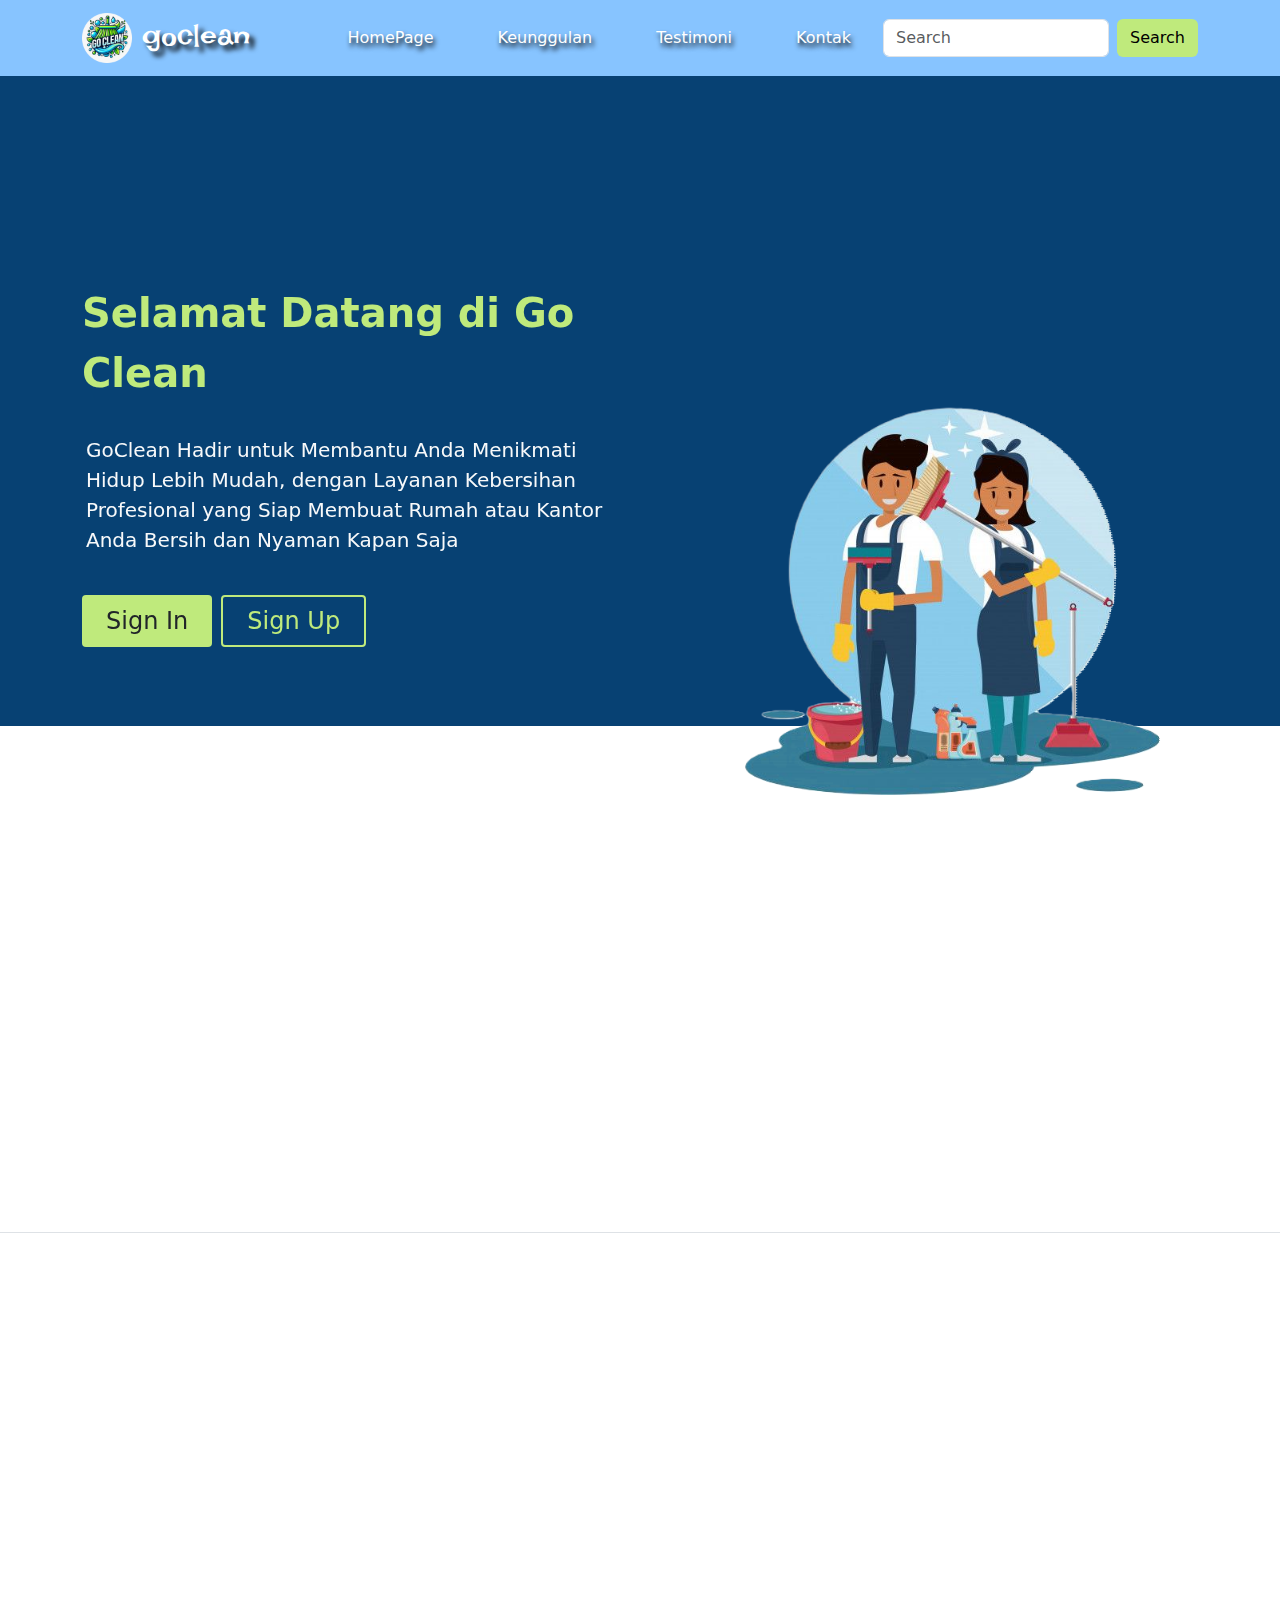
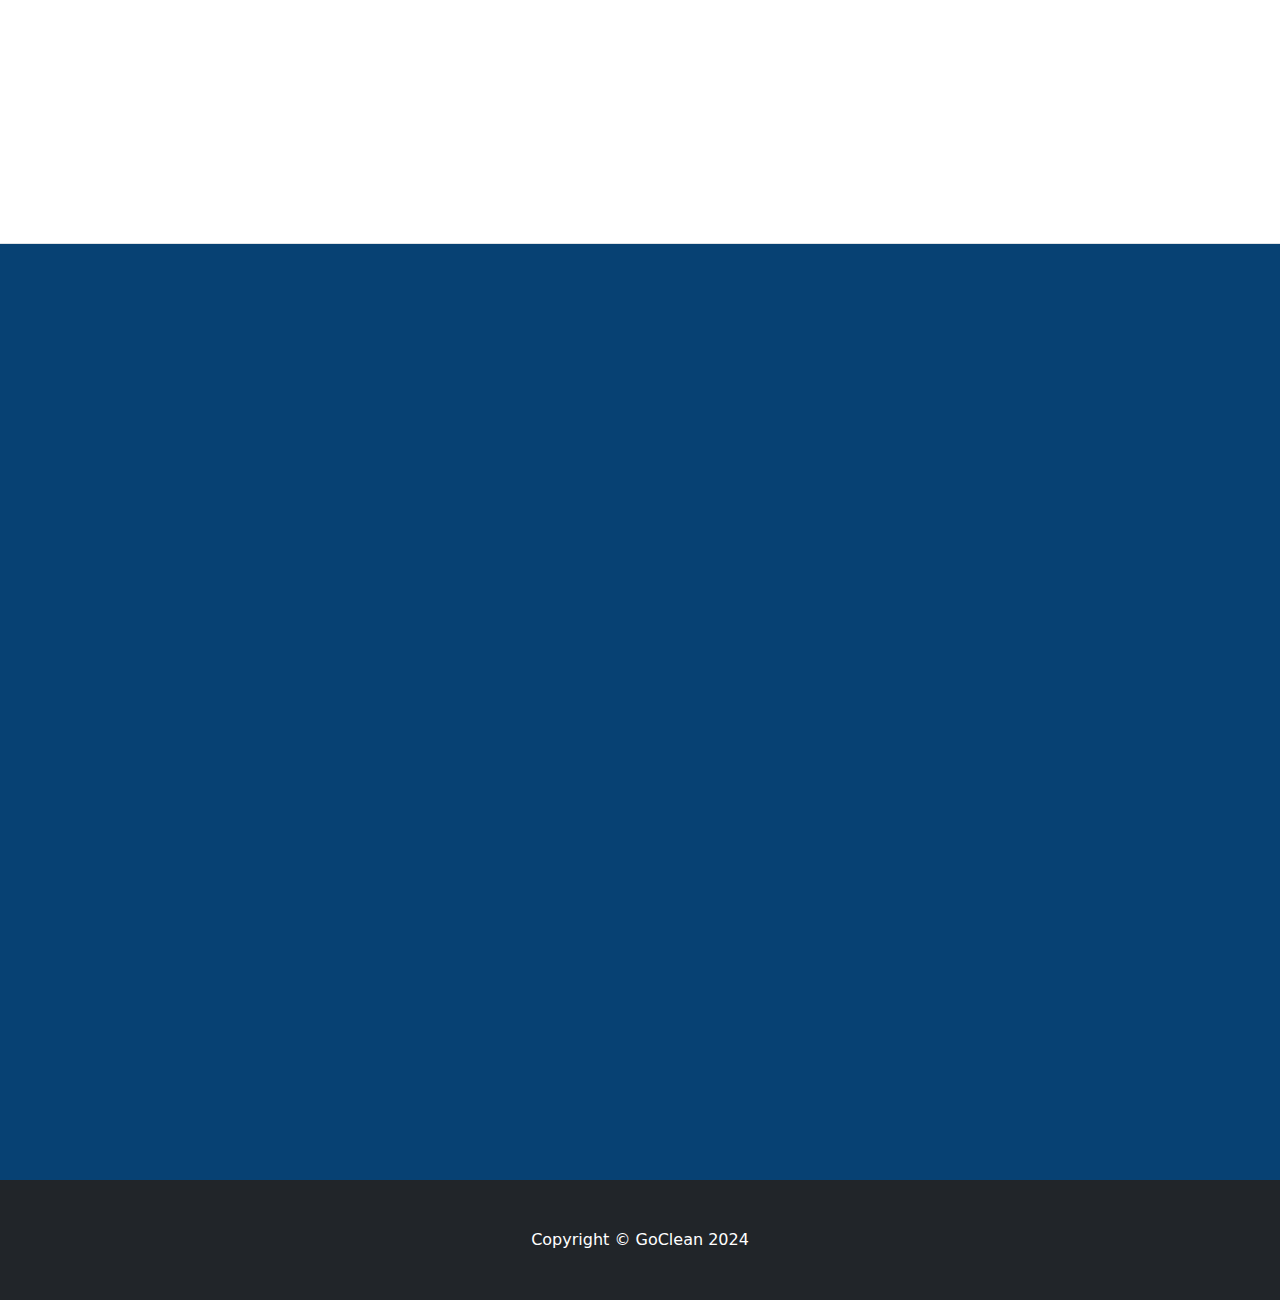
<file: index.html>
<!DOCTYPE html>
<html lang="en">

<head>
  <meta charset="UTF-8">
  <meta name="viewport" content="width=device-width, initial-scale=1.0">
  <title>Homepage</title>
  <link rel="icon" href="gambar/logo.png">
  <link rel="stylesheet" href="bootstrap-5.3.3-dist/css/bootstrap.min.css">
  <link rel="stylesheet" href="style.css">
  <link href="https://unpkg.com/aos@2.3.1/dist/aos.css" rel="stylesheet">
</head>

<body>
  <script src="bootstrap-5.3.3-dist/js/bootstrap.bundle.min.js"></script>
  <script src="https://unpkg.com/aos@2.3.1/dist/aos.js"></script>
  <script>
    AOS.init();
  </script>

  <!--Responsive Navbar-->
  <nav class="navbar navbar-expand-lg navbar-dark tag_navbar sticky-top">
    <div class="container-md">
      <span class="navbar-brand teks_logo" href="#">
        <img class="logo_navbar" src="gambar/logo.png">
        <a class="teks_logo"></a>goclean
      </span>

      <button class="navbar-toggler" type="button" data-bs-toggle="collapse" data-bs-target="#navbarSupportedContent"
        aria-controls="navbarSupportedContent" aria-expanded="false" aria-label="Toggle navigation">
        <span class="navbar-toggler-icon"></span>
      </button>

      <div class="collapse navbar-collapse item" id="navbarSupportedContent">
        <ul class="navbar-nav ms-auto mb-2 mb-lg-0 teks_item">
          <li class="nav-item mx-4">
            <a class="nav-link" aria-current="page" href="#">HomePage</a>
          </li>
          <li class="nav-item mx-4">
            <a class="nav-link" href="#">Keunggulan</a>
          </li>
          <li class="nav-item mx-4">
            <a class="nav-link" href="#">Testimoni</a>
          </li>
          <li class="nav-item mx-4">
            <a class="nav-link" href="#">Kontak</a>
          </li>
        
        </ul>

        <form class="d-flex" role="search">
          <input class="form-control me-2" type="search" placeholder="Search" aria-label="Search">
          <button class="btn btn-search" type="submit">Search</button>
        </form>
      </div>
    </div>
  </nav>
  <!--End Navbar-->

  <!--Start Header-->
  <section class="home" id="home">
    <div class="container" >
      <div class="row align-items-center">
        <div class="col-md-6 text-center text-md-start" data-aos="fade-right" data-aos-delay="400">
          <p class="heading fs-1 pt-5">Selamat Datang di Go Clean</p>
          <p class="subheading text-light fs-5 ps-1">
            GoClean Hadir untuk Membantu Anda Menikmati Hidup Lebih Mudah, dengan Layanan Kebersihan Profesional yang
            Siap Membuat
            Rumah atau Kantor Anda Bersih dan Nyaman Kapan Saja
          </p>
          <div class="btn-home">
            <a href="#" class="btn btn-signin mt-2 fs-4 py-2 px-4" onclick="location.href='login.html'">Sign In</a>
            <a href="#" class="btn btn-signup mt-2 ms-1 fs-4 py-1.5 px-4" onclick="location.href='registrasi.html'">Sign
              Up</a>
          </div>
        </div>
        <div class="col-md-6 text-center" data-aos="fade-left" data-aos-delay="600">
          <img src="gambar/gambar1clear.png" class="img-fluid gambar_header">
        </div>
      </div>
    </div>
  </section>
  <!--End Header-->


  <!-- Features section-->
  <section class="py-5 border-bottom" id="features">
    <div class="container px-5 my-5 py-5">
      <div class="row gx-5">

        <div class="col-lg-4 mb-5 mb-lg-0" data-aos="zoom-in-down" data-aos-delay="500">
          <div class="feature bg-primary bg-gradient text-white rounded-3 mb-3"><i class="bi bi-collection"></i></div>
          <h2 class="h4 fw-bolder">Pelayanan Cepat dan Profesional</h2>
          <p>GoClean menyediakan tenaga kebersihan yang terlatih dan profesional untuk memastikan rumah atau kantor Anda
            bersih dengan cepat dan efisien.</p>

        </div>
        <div class="col-lg-4 mb-5 mb-lg-0" data-aos="zoom-in-down" data-aos-delay="700">
          <div class="feature bg-primary bg-gradient text-white rounded-3 mb-3"><i class="bi bi-building"></i></div>
          <h2 class="h4 fw-bolder">Layanan Fleksibel dan Terjangkau</h2>
          <p>Nikmati layanan kebersihan yang fleksibel sesuai jadwal Anda dengan harga yang transparan dan ramah di
            kantong.
          </p>

        </div>
        <div class="col-lg-4" data-aos="zoom-in-down" data-aos-delay="900">
          <div class="feature bg-primary bg-gradient text-white rounded-3 mb-3"><i class="bi bi-toggles2"></i></div>
          <h2 class="h4 fw-bolder">Kebersihan Terjamin dengan Standar Tinggi</h2>
          <p>Menggunakan peralatan dan bahan pembersih berkualitas, GoClean menjamin kebersihan maksimal yang aman bagi
            keluarga dan lingkungan.</p>

          </a>
        </div>
      </div>
    </div>
  </section>



  <!-- Testimonials section-->
  <section class="py-5 border-bottom">
    <div class="container px-5 my-5 px-5">
      <div class="text-center mb-5" data-aos="zoom-in-down" data-aos-delay="400">
        <h2 class="fw-bolder">Testimoni Pembeli</h2>
        <p class="lead mb-0">Pelanggan kami senang bekerja sama dengan kami </p>
      </div>
      <div class="row gx-5 justify-content-center">
        <div class="col-lg-6">
          <!-- Testimonial 1-->
          <div class="card mb-4"data-aos="flip-up" data-aos-delay="500">
            <div class="card-body p-4">
              <div class="d-flex align-items-center">
              
                <!-- Teks -->
                <div>
                  <p class="mb-1">
                    Terima kasih telah menghasilkan produk yang hebat. Kami senang bekerja dengan Anda dan seluruh tim, 
                    dan kami akan merekomendasikan Anda kepada orang lain!
                  </p>
                  <div class="small text-muted">- Rudi J, Kudus</div>
                </div>
              </div>
            </div>
          </div>
          
          <!-- Testimonial 2-->
          <div class="card"data-aos="flip-up" data-aos-delay="700">
            <div class="card-body p-4">
              <div class="d-flex">
                <div class="flex-shrink-0"><i class="bi bi-chat-right-quote-fill text-primary fs-1"></i></div>
                <div class="ms-4">
                  <p class="mb-1">Pelayanan bagus, saya akan berlangganan di sini !</p>
                  <div class="small text-muted">- Defi, Kudus</div>
                </div>
              </div>
            </div>
          </div>
        </div>
      </div>
    </div>
  </section>

  <!-- Contact section-->
  <section class="contact py-5">
    <div class="container px-5 my-5 px-5">
      <div class="text-center mb-5"data-aos="zoom-in-down" data-aos-delay="500">
        <div class="feature bg-primary bg-gradient text-white rounded-3 mb-3"><i class="bi bi-envelope"></i></div>
        <img src="gambar/logo.png" class="col-lg-2">
        <h2 class="fw-bolder title_contact" >Hubungi Kami</h2>
        <p class="lead mb-0 title_contact">Jangan ragu untuk memberikan kritik pada kami</p>
      </div>
      <div class="row gx-5 justify-content-center">
        <div class="col-lg-6">

          <form id="contactForm" data-sb-form-api-token="API_TOKEN">
            <!-- Name input-->
            <div class="form-floating mb-3" data-aos="fade-right" data-aos-delay="400">
              <input class="form-control" id="name" type="text" placeholder="Enter your name..."
                data-sb-validations="required" />
              <label for="name">Nama</label>
              <div class="invalid-feedback" data-sb-feedback="name:required">A name is required.</div>
            </div>
            <!-- Email address input-->
            <div class="form-floating mb-3" data-aos="fade-left" data-aos-delay="500">
              <input class="form-control" id="email" type="email" placeholder="name@example.com"
                data-sb-validations="required,email" />
              <label for="email">Email</label>
              <div class="invalid-feedback" data-sb-feedback="email:required">An email is required.</div>
              <div class="invalid-feedback" data-sb-feedback="email:email">Email is not valid.</div>
            </div>
            <!-- Phone number input-->
            <div class="form-floating mb-3" data-aos="fade-right" data-aos-delay="600">
              <input class="form-control" id="phone" type="tel" placeholder="(123) 456-7890"
                data-sb-validations="required" />
              <label for="phone">No. Telp</label>
              <div class="invalid-feedback" data-sb-feedback="phone:required">A phone number is required.</div>
            </div>
            <!-- Message input-->
            <div class="form-floating mb-3" data-aos="fade-left" data-aos-delay="700">
              <textarea class="form-control" id="message" type="text" placeholder="Enter your message here..."
                style="height: 10rem" data-sb-validations="required"></textarea>
              <label for="message">Pesan</label>
              <div class="invalid-feedback" data-sb-feedback="message:required">A message is required.</div>
            </div>
            <!-- Submit success message-->
            <!---->
            <!-- This is what your users will see when the form-->
            <!-- has successfully submitted-->
            <div class="d-none" id="submitSuccessMessage">
              <div class="text-center mb-3">
                <div class="fw-bolder">Form submission successful!</div>
                To activate this form, sign up at
                <br />
                <a
                  href="https://startbootstrap.com/solution/contact-forms">https://startbootstrap.com/solution/contact-forms</a>
              </div>
            </div>

            <div class="d-none" id="submitErrorMessage">
              <div class="text-center text-danger mb-3">Error sending message!</div>
            </div>
            <!-- Submit Button-->
            <div class="d-grid"><button class="btn btn-custom btn-lg" id="submitButton" type="submit" data-aos="fade-right" data-aos-delay="800">Submit</button>
            </div>
          </form>
        </div>
      </div>
    </div>
  </section>



  <!-- Footer-->
  <footer class="py-5 bg-dark">
    <div class="container px-5">
      <p class="m-0 text-center text-white">Copyright &copy; GoClean 2024</p>
    </div>
  </footer>
</body>

</html>
</file>
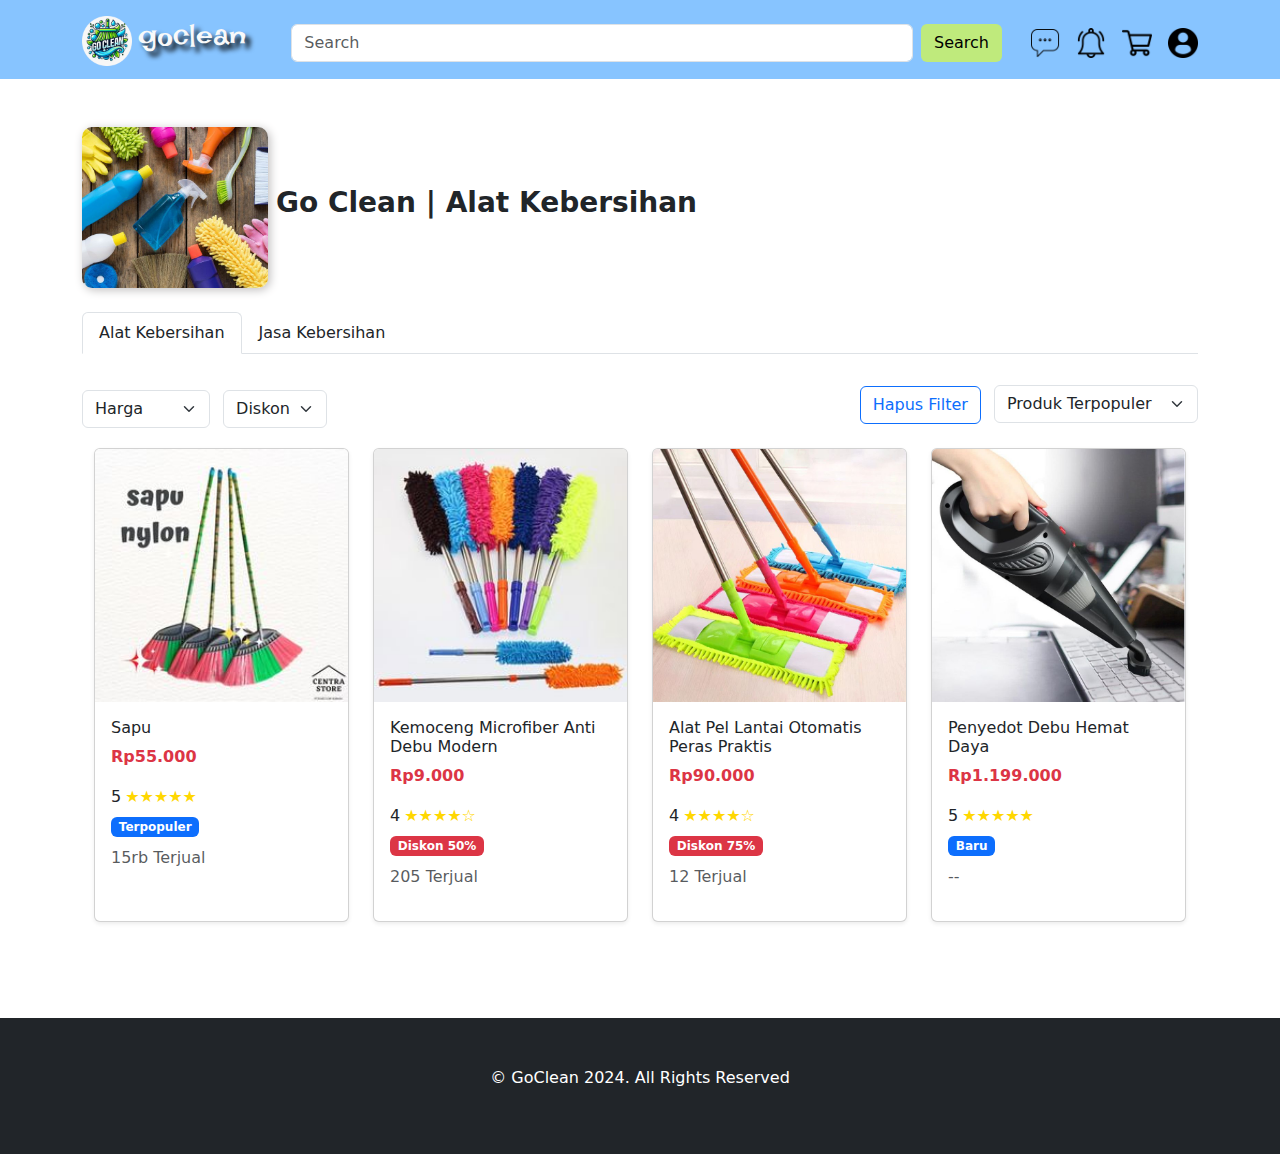
<file: alat.html>
<!DOCTYPE html>
<html lang="en">
<head>
    <meta charset="UTF-8">
    <meta name="viewport" content="width=device-width, initial-scale=1.0">
    <title>Alat Kebersihan</title>
    <link rel="icon" href="gambar/logo.png">
    <link rel="stylesheet" href="bootstrap-5.3.3-dist/css/bootstrap.min.css">
    <link rel="stylesheet" href="alat.css">
</head>
<body>
    <script src="bootstrap-5.3.3-dist/js/bootstrap.bundle.min.js"></script>
    
    <section class="head_navbar" id="head_navbar">
        <nav class="navbar navbar-expand-lg tag_navbar">
            <div class="container">
                <span class="navbar-brand">
                    <img class="logo_navbar logo_navbar" src="gambar/logo.png">
                    <a class="navbar-brand teks_logo text-light" href="#">goclean</a>
                </span>
    
              <button class="navbar-toggler" type="button" data-bs-toggle="collapse" data-bs-target="#navbarSupportedContent" aria-controls="navbarSupportedContent" aria-expanded="false" aria-label="Toggle navigation">
                <span class="navbar-toggler-icon"></span>
              </button>
    
              <!--Search-->
              <div class="collapse navbar-collapse item" id="navbarSupportedContent">
                <form class="d-flex container" role="search">
                    <input class="form-control me-2 mt-2" type="search" placeholder="Search" aria-label="Search">
                    <button class="btn col_search mt-2" type="submit">Search</button>
                  </form>

                <ul class="navbar-nav ms-auto mb-2 mb-lg-0 teks_item mt-2">
                  <li class="nav-item ms-3 mb-2 ">
                    <img src="gambar/chat.png" class="icon mt-2" onclick="location.href='pesan.html'">
                </li>
                  <li class="nav-item ms-3 mb-2 ">
                    <img src="gambar/notification.png" class="icon mt-2" onclick="location.href='notifikasi.html'">
                  </li>
                  <li class="nav-item ms-3 mb-2 ">
                    <img src="gambar/cart.png" class="icon mt-2" onclick="location.href='keranjang.html'">
                </li>
                <li class="nav-item ms-3 mb-2 ">
                    <img src="gambar/profile.png" class="icon mt-2" onclick="location.href='profile.html'">
                </li>
                </ul>
              </div>
            </div>
          </nav>
        </section>


     <!-- Header -->
     <div class="container py-5">
        <div class="row">
            <!-- Flex container to align image and text -->
        <div class="d-flex align-items-center mb-4">
            <div class="col-sm-6 col-md-2 col-4">
                <img src="gambar/alat_kebersihan.jpg" alt="Go Clean" class="img-fluid img_title">
            </div>
            <h3 class="fw-bold ms-2">Go Clean | Alat Kebersihan</h3>
        </div>
    </div>
    
        <ul class="nav nav-tabs mb-4">
            <li class="nav-item"><a class="nav-link text-dark active" href="#">Alat Kebersihan</a></li>
            <li class="nav-item"><a class="nav-link text-dark" href="#" onclick="location.href='jasa.html'">Jasa Kebersihan</a></li>
        </ul>

        <!-- Filter -->
        <div class="d-flex justify-content-between align-items-center mb-3 col">
            <div>
                <select class="form-select d-inline w-auto me-2">
                    <option>Harga</option>
                    <option>Mulai 10k</option>
                    <option>Mulai 30k</option>
                    <option>Mulai 50k</option>
                </select>
                <select class="form-select d-inline w-auto me-2 mt-2">
                    <option>Diskon</option>
                    <option>50%</option>
                    <option>100%</option>
                </select>
                
            </div>
            <div>
                <button class="btn btn-outline-primary me-2 mb-2 mt-2 list_4" onclick="location.href='alat.html'">Hapus Filter</button>
                <select class="form-select d-inline w-auto list_5">
                    <option>Produk Terpopuler</option>
                    <option>PROMO DESEMBER</option>
                    <option>BUY 1 GET 1</option>
                </select>
            </div>
        </div>

        <section class="produk">
            <div class="container">
                <!-- Daftar Produk -->
                <div class="row g-4">
                    <!-- Card 1 -->
                    <div class="col-12 col-md-6 col-lg-3" onclick="location.href='produk.html'">
                        <div class="card h-100 shadow-sm">
                            <img src="gambar/sapu.jpg" class="card-img-top" alt="Produk 1">
                            <div class="card-body">
                                <h6 class="card-title">Sapu</h6>
                                <p class="text-danger fw-bold">Rp55.000</p>
                                
                                <div class="d-flex align-items-center mt-2">
                                    <p class="mb-0 me-1">5</p>
                                    <div class="star-rating" style="color: gold;">★★★★★</div>
                                </div>
                                <span class="badge bg-primary mt-2">Terpopuler</span>
                                <p class="text-muted mt-2">15rb Terjual</p>
                            </div>
                        </div>
                    </div>
        
                    <!-- Card 2 -->
                    <div class="col-12 col-md-6 col-lg-3">
                        <div class="card h-100 shadow-sm">
                            <img src="gambar/kemoceng.jpg" class="card-img-top" alt="Produk 2">
                            <div class="card-body">
                                <h6 class="card-title">Kemoceng Microfiber Anti Debu Modern</h6>
                                <p class="text-danger fw-bold">Rp9.000</p>
        
                                <div class="d-flex align-items-center mt-2">
                                    <p class="mb-0 me-1">4</p>
                                    <div class="star-rating" style="color: gold;">★★★★☆</div>
                                </div>
                                <span class="badge bg-danger mt-2">Diskon 50%</span>
                                <p class="text-muted mt-2">205 Terjual</p>
                            </div>
                        </div>
                    </div>
        
                    <!-- Card 3 -->
                    <div class="col-12 col-md-6 col-lg-3">
                        <div class="card h-100 shadow-sm">
                            <img src="gambar/pel.jpg" class="card-img-top" alt="Produk 3">
                            <div class="card-body">
                                <h6 class="card-title">Alat Pel Lantai Otomatis Peras Praktis</h6>
                                <p class="text-danger fw-bold">Rp90.000</p>
        
                                <div class="d-flex align-items-center mt-2">
                                    <p class="mb-0 me-1">4</p>
                                    <div class="star-rating" style="color: gold;">★★★★☆</div>
                                </div>
                                <span class="badge bg-danger mt-2">Diskon 75%</span>
                                <p class="text-muted mt-2">12 Terjual</p>
                            </div>
                        </div>
                    </div>
        
                    <!-- Card 4 -->
                    <div class="col-12 col-md-6 col-lg-3">
                        <div class="card h-100 shadow-sm">
                            <img src="gambar/penyedot_debu.jpg" class="card-img-top" alt="Produk 4">
                            <div class="card-body">
                                <h6 class="card-title">Penyedot Debu Hemat Daya</h6>
                                <p class="text-danger fw-bold">Rp1.199.000</p>
        
                                <div class="d-flex align-items-center mt-2">
                                    <p class="mb-0 me-1">5</p>
                                    <div class="star-rating" style="color: gold;">★★★★★</div>
                                </div>
                                <span class="badge bg-primary mt-2">Baru</span>
                                <p class="text-muted mt-2">--</p>
                            </div>
                        </div>
                    </div>
                </div>
            </div>
        </section>
        
        </div>
    </div>

    <!-- Footer -->
<footer class="py-5 bg-dark mt-5">
    <div class="container text-center text-white">
        <p>&copy; GoClean 2024. All Rights Reserved</p>
    </div>
</footer>
</body>
</html>
</file>
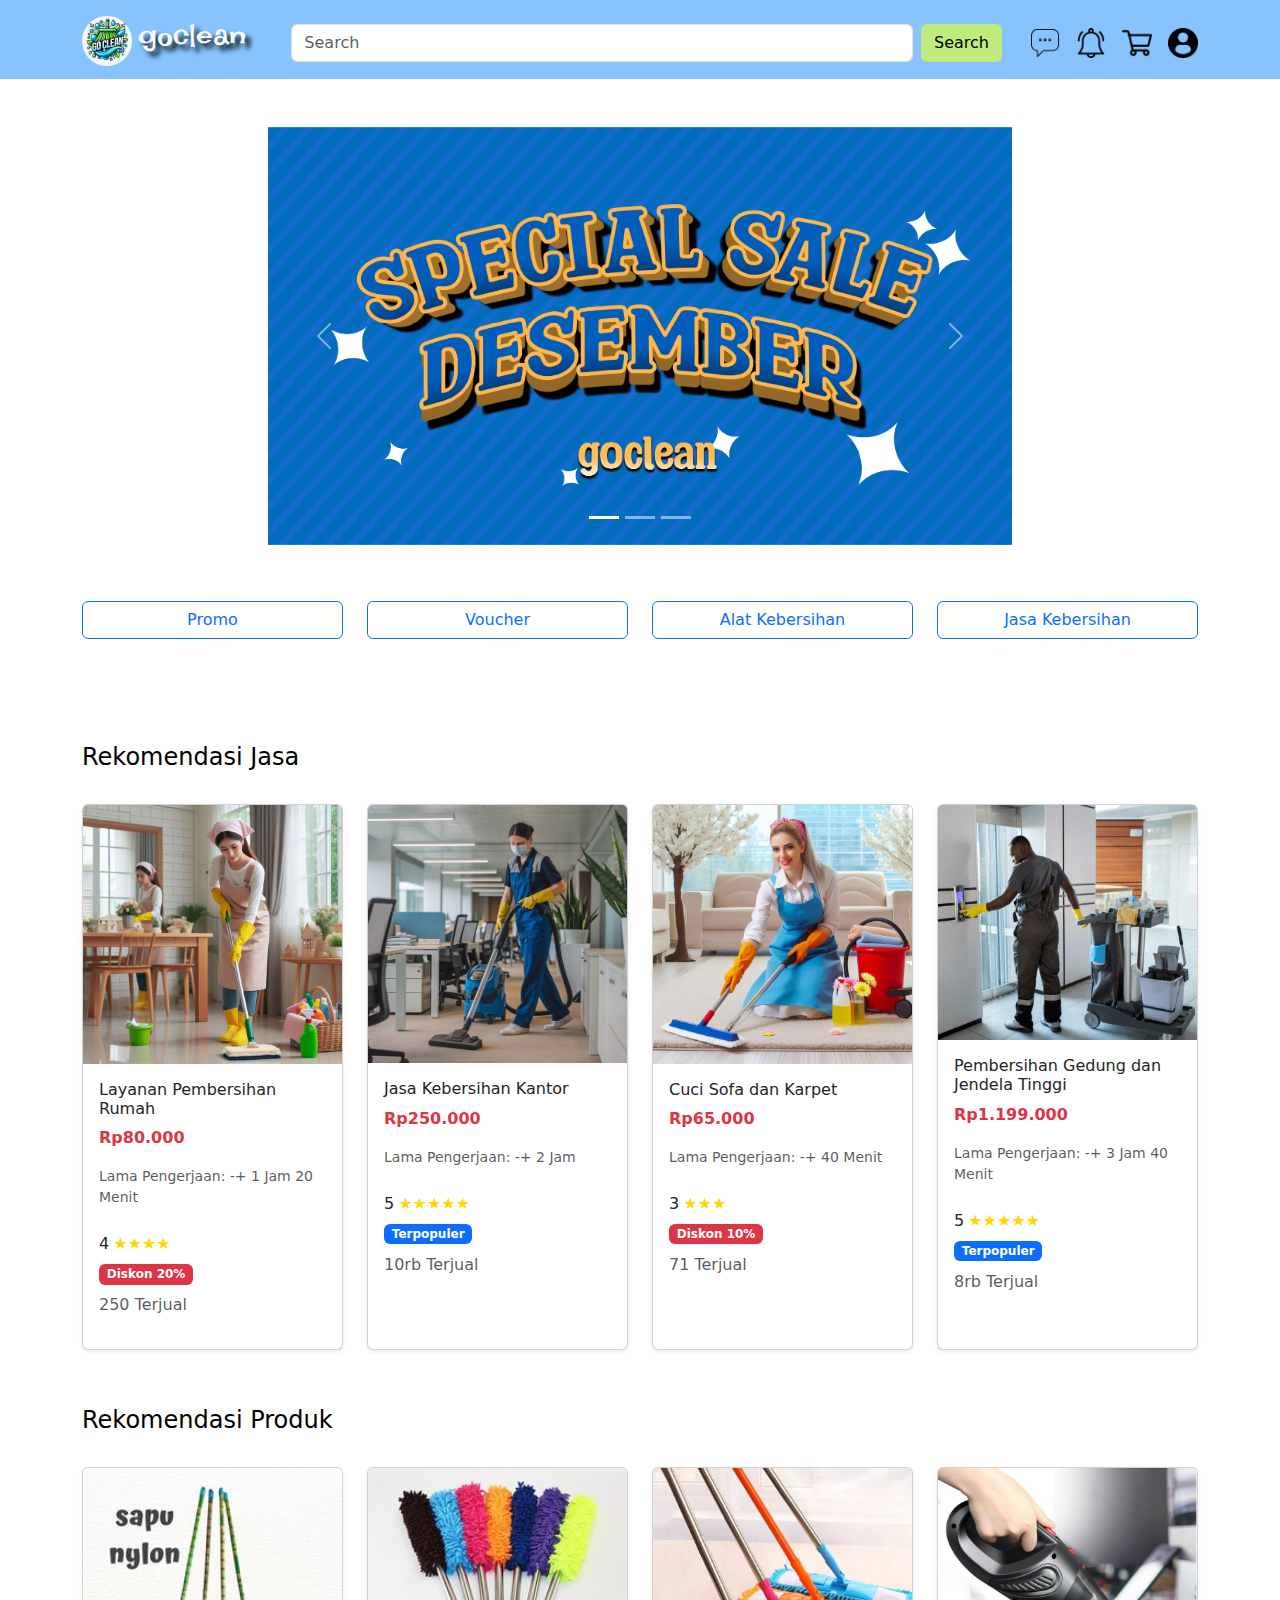
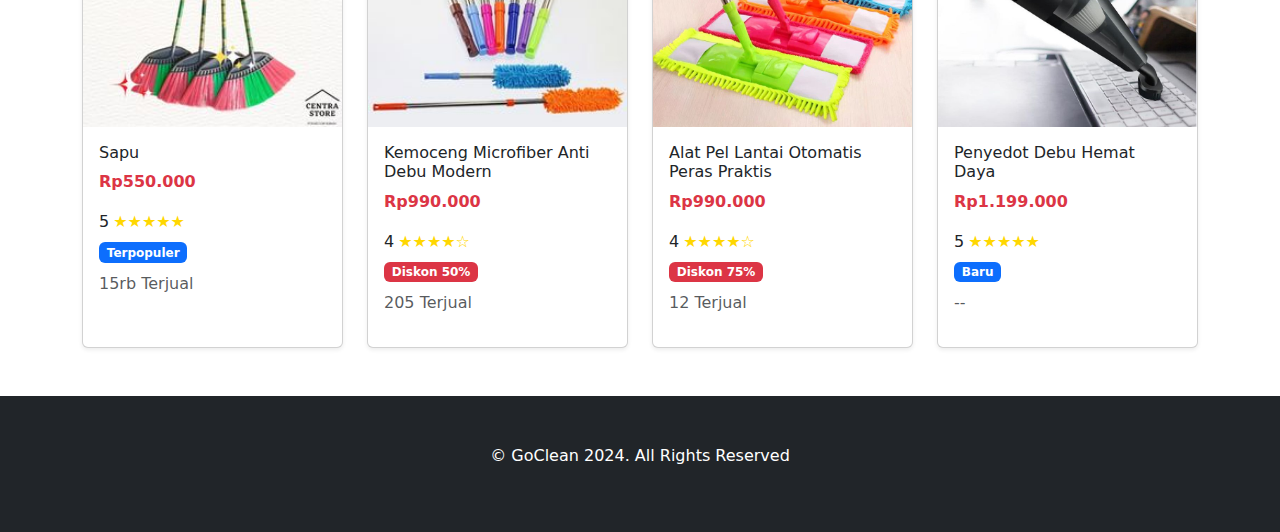
<file: beranda.html>
<!DOCTYPE html>
<html lang="en">
<head>
    <meta charset="UTF-8">
    <meta name="viewport" content="width=device-width, initial-scale=1.0">
    <link rel="icon" href="gambar/logo.png">
    <link rel="stylesheet" href="bootstrap-5.3.3-dist/css/bootstrap.min.css">
    <link rel="stylesheet" href="beranda.css">
    <title>Beranda</title>
</head>
<body>
    <script src="bootstrap-5.3.3-dist/js/bootstrap.bundle.min.js"></script>

    <section class="head_navbar" id="head_navbar">
        <nav class="navbar navbar-expand-lg tag_navbar">
            <div class="container">
                <span class="navbar-brand">
                    <img class="logo_navbar logo_navbar" src="gambar/logo.png">
                    <a class="navbar-brand teks_logo text-light" href="#">goclean</a>
                </span>
    
              <button class="navbar-toggler" type="button" data-bs-toggle="collapse" data-bs-target="#navbarSupportedContent" aria-controls="navbarSupportedContent" aria-expanded="false" aria-label="Toggle navigation">
                <span class="navbar-toggler-icon"></span>
              </button>
    
              <!--Search-->
              <div class="collapse navbar-collapse item" id="navbarSupportedContent">
                <form class="d-flex container" role="search">
                    <input class="form-control me-2 mt-2" type="search" placeholder="Search" aria-label="Search">
                    <button class="btn col_search mt-2" type="submit">Search</button>
                  </form>

                <ul class="navbar-nav ms-auto mb-2 mb-lg-0 teks_item mt-2">
                  <li class="nav-item ms-3 mb-2 ">
                    <img src="gambar/chat.png" class="icon mt-2" onclick="location.href='pesan.html'">
                </li>
                  <li class="nav-item ms-3 mb-2 ">
                    <img src="gambar/notification.png" class="icon mt-2" onclick="location.href='notifikasi.html'">
                  </li>
                  <li class="nav-item ms-3 mb-2 ">
                    <img src="gambar/cart.png" class="icon mt-2" onclick="location.href='keranjang.html'">
                </li>
                <li class="nav-item ms-3 mb-2 ">
                    <img src="gambar/profile.png" class="icon mt-2" onclick="location.href='profile.html'">
                </li>
                </ul>
              </div>
            </div>
          </nav>
        </section>

    <!--Slider Image-->
    <section class="slider" id="slider">
        <div class="container mt-5">
            <!-- Bootstrap Carousel -->
            <div id="imageSlider" class="carousel slide col-lg-8  offset-lg-2 col-md-10 offset-md-1" data-bs-ride="carousel" data-bs-interval="2000">
                <!-- Indicators -->
                <div class="carousel-indicators">
                    <button type="button" data-bs-target="#imageSlider" data-bs-slide-to="0" class="active" aria-current="true" aria-label="Slide 1"></button>
                    <button type="button" data-bs-target="#imageSlider" data-bs-slide-to="1" aria-label="Slide 2"></button>
                    <button type="button" data-bs-target="#imageSlider" data-bs-slide-to="2" aria-label="Slide 3"></button>
                </div>
    
                <!-- Slides -->
                <div class="carousel-inner">
                    <div class="carousel-item active">
                        <img src="gambar/slider1.png" class="d-block img-fluid" alt="Image 1">
                    </div>
                    <div class="carousel-item">
                        <img src="gambar/slider2.png" class="d-block img-fluid" alt="Image 2">
                    </div>
                    <div class="carousel-item">
                        <img src="gambar/slider3.png" class="d-block img-fluid" alt="Image 3">
                    </div>
                </div>
    
                <!-- Controls -->
                <button class="carousel-control-prev" type="button" data-bs-target="#imageSlider" data-bs-slide="prev">
                    <span class="carousel-control-prev-icon" aria-hidden="true"></span>
                    <span class="visually-hidden">Previous</span>
                </button>
                <button class="carousel-control-next" type="button" data-bs-target="#imageSlider" data-bs-slide="next">
                    <span class="carousel-control-next-icon" aria-hidden="true"></span>
                    <span class="visually-hidden">Next</span>
                </button>
            </div>
        </div>
    </section>



    <!-- Kategori -->
<section class="kategori mt-5">
    <div class="container">
        <div class="row text-center">
            <div class="col-12 col-sm-6 col-lg-3 mt-2">
              <button class="btn btn-outline-primary w-100 kategori-btn" data-category="promo">Promo</button>
            </div>
            <div class="col-12 col-sm-6 col-lg-3 mt-2">
                <button class="btn btn-outline-primary w-100 kategori-btn" data-category="voucher">Voucher</button>
            </div>
            <div class="col-12 col-sm-6 col-lg-3 mt-2">
                <button class="btn btn-outline-primary w-100 kategori-btn" data-category="alat" onclick="location.href='alat.html'">Alat Kebersihan</button>
            </div>
            <div class="col-12 col-sm-6 col-lg-3 mt-2">
                <button class="btn btn-outline-primary w-100 kategori-btn" data-category="jasa" onclick="location.href='jasa.html'">Jasa Kebersihan</button>
            </div>
        </div>
    </div>
</section>

<!-- Rekomendasi Jasa -->
<section class="produk mt-5">
    <div class="container py-5">
        <!-- Daftar Jasa -->
        <h4 class="mb-4 text_jasa py-2">Rekomendasi Jasa</h4>
        <div class="row g-4">
            <!-- Card 1 -->
             
            <div class="col-12 col-md-6 col-lg-3">
                <div class="card h-100 shadow-sm">
                    <img src="gambar/jasa_rumah.png" onclick="location.href='produk.html'" class="card-img-top img-fluid" alt="Produk 1">
                    <div class="card-body">
                        <h6 class="card-title">Layanan Pembersihan Rumah</h6>
                        <p class="text-danger fw-bold">Rp80.000</p>
                        <p class="text-muted small">Lama Pengerjaan: -+ 1 Jam 20 Menit</p>

                        <div class="d-flex align-items-center mt-4">
                            <p class="mb-0 me-1">4</p>
                            <div class="star-rating" style="color: gold;">★★★★</div>
                        </div>

                        <span class="badge bg-danger mt-2">Diskon 20%</span>
                        <p class="text-muted mt-2">250 Terjual</p>
                    </div>
                </div>
            </div>

            <!-- Card 2 -->
            <div class="col-12 col-md-6 col-lg-3">
                <div class="card h-100 shadow-sm">
                    <img src="gambar/jasa_kantor.jpg" class="card-img-top" alt="Produk 2">
                    <div class="card-body">
                        <h6 class="card-title">Jasa Kebersihan Kantor</h6>
                        <p class="text-danger fw-bold">Rp250.000</p>
                        <p class="text-muted small">Lama Pengerjaan: -+ 2 Jam</p>

                        <div class="d-flex align-items-center mt-4">
                            <p class="mb-0 me-1">5</p>
                            <div class="star-rating" style="color: gold;">★★★★★</div>
                        </div>

                        <span class="badge bg-primary mt-2">Terpopuler</span>
                        <p class="text-muted mt-2">10rb Terjual</p>
                    </div>
                </div>
            </div>

            <!-- Card 3 -->
            <div class="col-12 col-md-6 col-lg-3">
                <div class="card h-100 shadow-sm">
                    <img src="gambar/jasa_karpet.jpg" class="card-img-top" alt="Produk 3">
                    <div class="card-body">
                        <h6 class="card-title">Cuci Sofa dan Karpet</h6>
                        <p class="text-danger fw-bold">Rp65.000</p>
                        <p class="text-muted small">Lama Pengerjaan: -+ 40 Menit</p>

                        <div class="d-flex align-items-center mt-4">
                            <p class="mb-0 me-1">3</p>
                            <div class="star-rating" style="color: gold;">★★★</div>
                        </div>

                        <span class="badge bg-danger mt-2">Diskon 10%</span>
                        <p class="text-muted mt-2">71 Terjual</p>
                    </div>
                </div>
            </div>

            <!-- Card 4 -->
            <div class="col-12 col-md-6 col-lg-3">
                <div class="card h-100 shadow-sm">
                    <img src="gambar/jasa_gedung.jpg" class="card-img-top" alt="Produk 4">
                    <div class="card-body">
                        <h6 class="card-title">Pembersihan Gedung dan Jendela Tinggi</h6>
                        <p class="text-danger fw-bold">Rp1.199.000</p>
                        <p class="text-muted small">Lama Pengerjaan: -+ 3 Jam 40 Menit</p>

                        <div class="d-flex align-items-center mt-4">
                            <p class="mb-0 me-1">5</p>
                            <div class="star-rating" style="color: gold;">★★★★★</div>
                        </div>

                        <span class="badge bg-primary mt-2">Terpopuler</span>
                        <p class="text-muted mt-2">8rb Terjual</p>
                    </div>
                </div>
            </div>
        </div>
    </div>
</section>

<section class="produk">
    <div class="container">
        <!-- Daftar Produk -->
        <h4 class="mb-4 text_jasa py-2">Rekomendasi Produk</h4>
        <div class="row g-4">
            <!-- Card 1 -->
            <div class="col-12 col-md-6 col-lg-3">
                <div class="card h-100 shadow-sm">
                    <img src="gambar/sapu.jpg" onclick="location.href='produk.html'" class="card-img-top" alt="Produk 1">
                    <div class="card-body">
                        <h6 class="card-title">Sapu</h6>
                        <p class="text-danger fw-bold">Rp550.000</p>
                        
                        <div class="d-flex align-items-center mt-2">
                            <p class="mb-0 me-1">5</p>
                            <div class="star-rating" style="color: gold;">★★★★★</div>
                        </div>
                        <span class="badge bg-primary mt-2">Terpopuler</span>
                        <p class="text-muted mt-2">15rb Terjual</p>
                    </div>
                </div>
            </div>

            <!-- Card 2 -->
            <div class="col-12 col-md-6 col-lg-3">
                <div class="card h-100 shadow-sm">
                    <img src="gambar/kemoceng.jpg" class="card-img-top" alt="Produk 2">
                    <div class="card-body">
                        <h6 class="card-title">Kemoceng Microfiber Anti Debu Modern</h6>
                        <p class="text-danger fw-bold">Rp990.000</p>

                        <div class="d-flex align-items-center mt-2">
                            <p class="mb-0 me-1">4</p>
                            <div class="star-rating" style="color: gold;">★★★★☆</div>
                        </div>
                        <span class="badge bg-danger mt-2">Diskon 50%</span>
                        <p class="text-muted mt-2">205 Terjual</p>
                    </div>
                </div>
            </div>

            <!-- Card 3 -->
            <div class="col-12 col-md-6 col-lg-3">
                <div class="card h-100 shadow-sm">
                    <img src="gambar/pel.jpg" class="card-img-top" alt="Produk 3">
                    <div class="card-body">
                        <h6 class="card-title">Alat Pel Lantai Otomatis Peras Praktis</h6>
                        <p class="text-danger fw-bold">Rp990.000</p>

                        <div class="d-flex align-items-center mt-2">
                            <p class="mb-0 me-1">4</p>
                            <div class="star-rating" style="color: gold;">★★★★☆</div>
                        </div>
                        <span class="badge bg-danger mt-2">Diskon 75%</span>
                        <p class="text-muted mt-2">12 Terjual</p>
                    </div>
                </div>
            </div>

            <!-- Card 4 -->
            <div class="col-12 col-md-6 col-lg-3">
                <div class="card h-100 shadow-sm">
                    <img src="gambar/penyedot_debu.jpg" class="card-img-top" alt="Produk 4">
                    <div class="card-body">
                        <h6 class="card-title">Penyedot Debu Hemat Daya</h6>
                        <p class="text-danger fw-bold">Rp1.199.000</p>

                        <div class="d-flex align-items-center mt-2">
                            <p class="mb-0 me-1">5</p>
                            <div class="star-rating" style="color: gold;">★★★★★</div>
                        </div>
                        <span class="badge bg-primary mt-2">Baru</span>
                        <p class="text-muted mt-2">--</p>
                    </div>
                </div>
            </div>
        </div>
    </div>
</section>


<!-- Footer -->
<footer class="py-5 bg-dark mt-5">
    <div class="container text-center text-white">
        <p>&copy; GoClean 2024. All Rights Reserved</p>
    </div>
</footer>


</body>
</html>
</file>
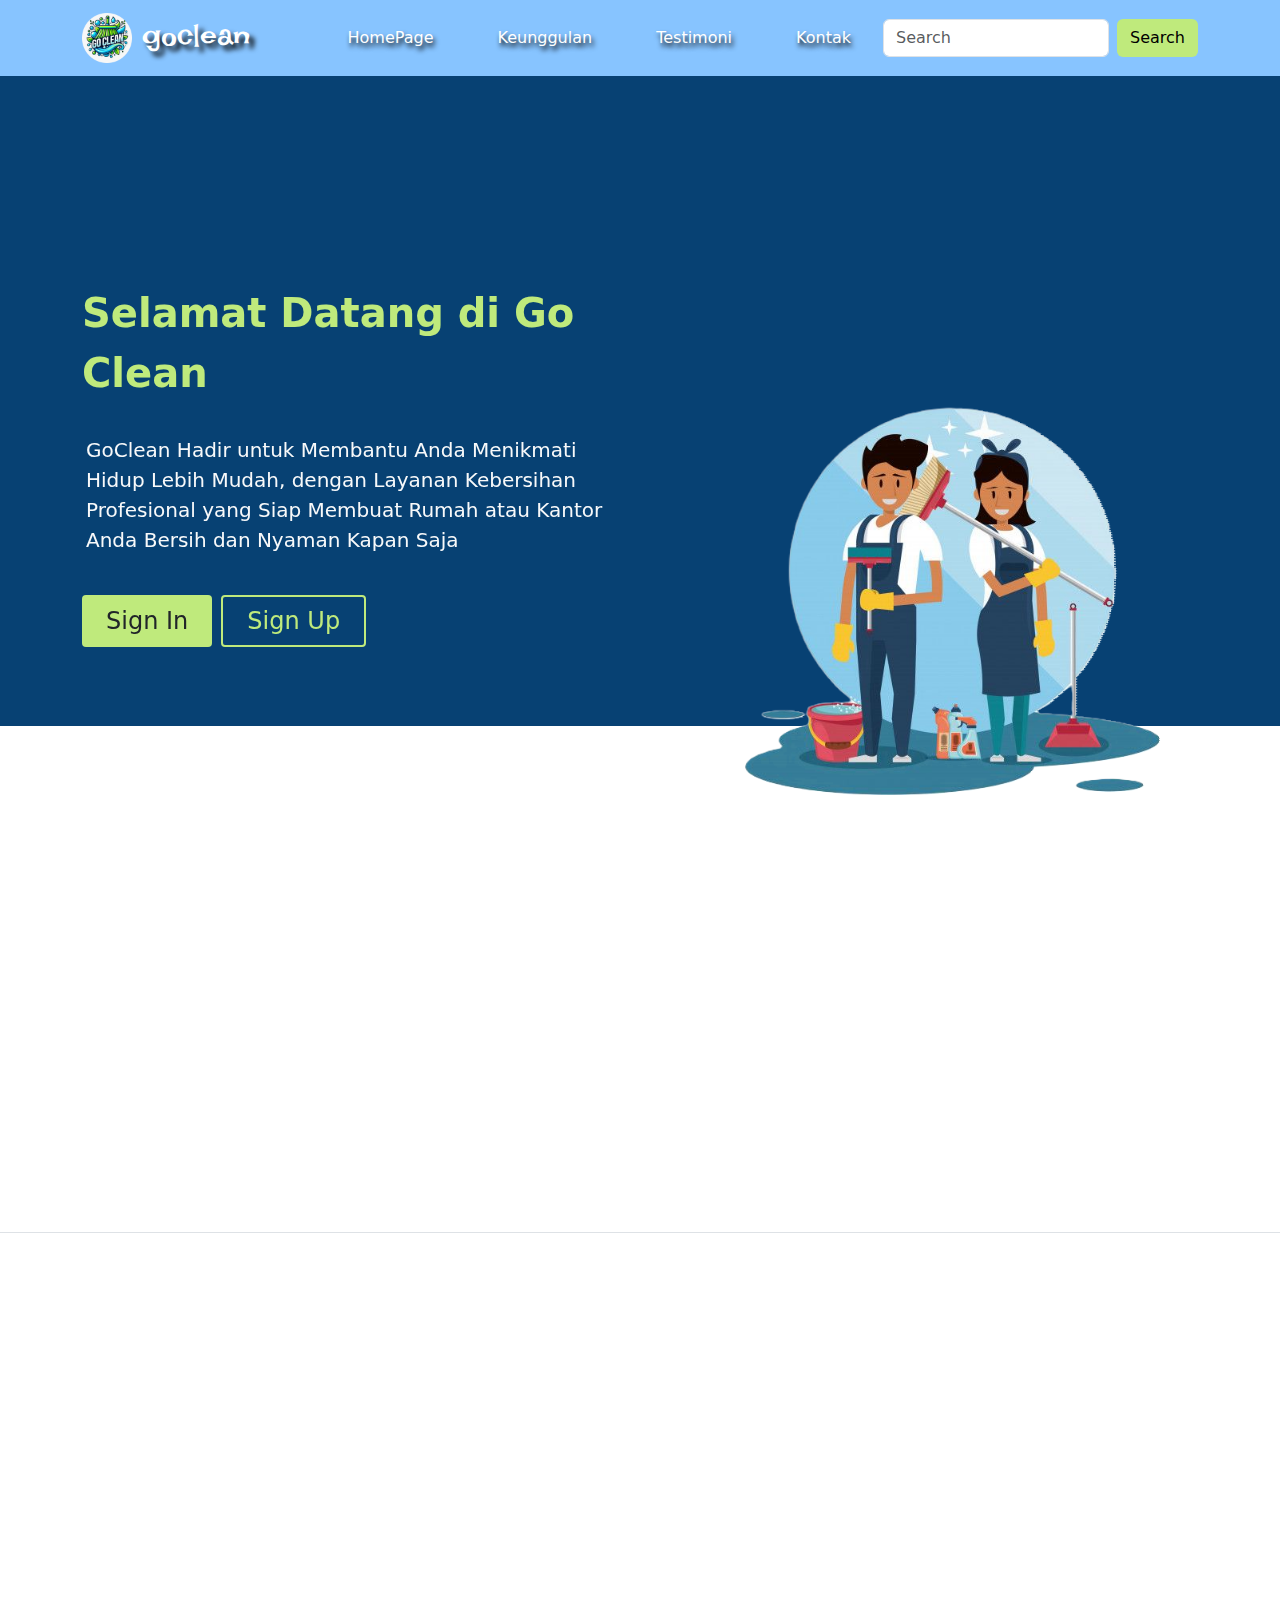
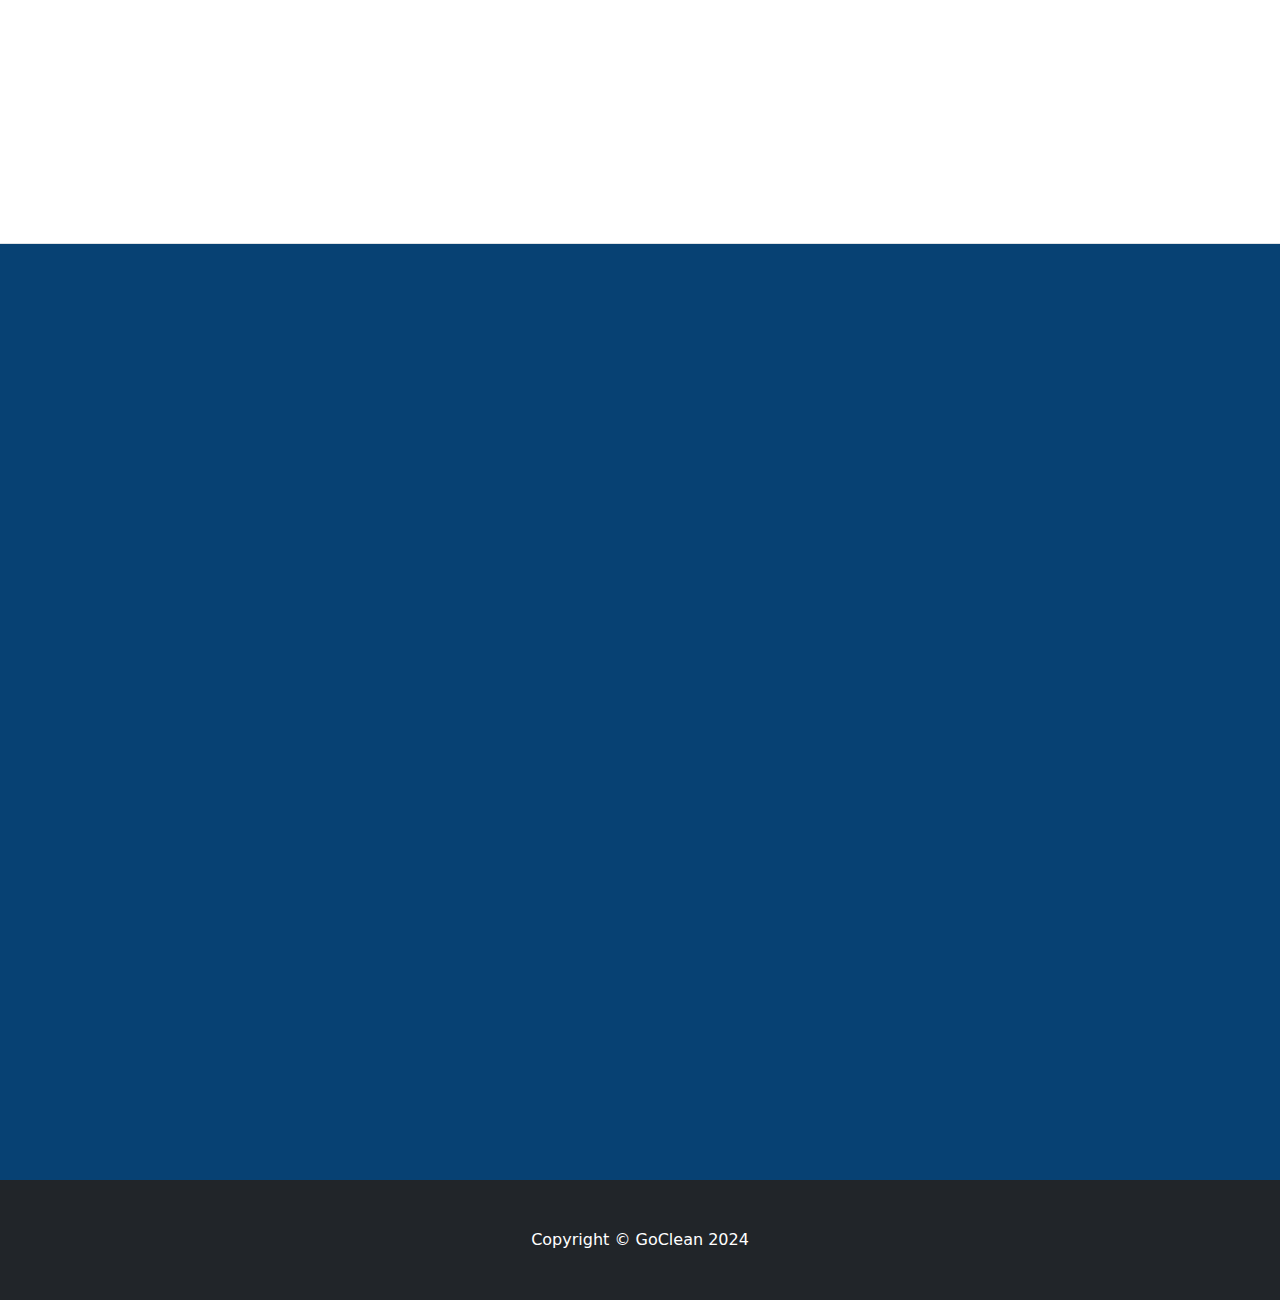
<file: homepage.html>
<!DOCTYPE html>
<html lang="en">

<head>
  <meta charset="UTF-8">
  <meta name="viewport" content="width=device-width, initial-scale=1.0">
  <title>Homepage</title>
  <link rel="icon" href="gambar/logo.png">
  <link rel="stylesheet" href="bootstrap-5.3.3-dist/css/bootstrap.min.css">
  <link rel="stylesheet" href="homepage.css">
  <link href="https://unpkg.com/aos@2.3.1/dist/aos.css" rel="stylesheet">
</head>

<body>
  <script src="bootstrap-5.3.3-dist/js/bootstrap.bundle.min.js"></script>
  <script src="https://unpkg.com/aos@2.3.1/dist/aos.js"></script>
  <script>
    AOS.init();
  </script>

  <!--Responsive Navbar-->
  <nav class="navbar navbar-expand-lg navbar-dark tag_navbar sticky-top">
    <div class="container-md">
      <span class="navbar-brand teks_logo" href="#">
        <img class="logo_navbar" src="gambar/logo.png">
        <a class="teks_logo"></a>goclean
      </span>

      <button class="navbar-toggler" type="button" data-bs-toggle="collapse" data-bs-target="#navbarSupportedContent"
        aria-controls="navbarSupportedContent" aria-expanded="false" aria-label="Toggle navigation">
        <span class="navbar-toggler-icon"></span>
      </button>

      <div class="collapse navbar-collapse item" id="navbarSupportedContent">
        <ul class="navbar-nav ms-auto mb-2 mb-lg-0 teks_item">
          <li class="nav-item mx-4">
            <a class="nav-link" aria-current="page" href="#">HomePage</a>
          </li>
          <li class="nav-item mx-4">
            <a class="nav-link" href="#">Keunggulan</a>
          </li>
          <li class="nav-item mx-4">
            <a class="nav-link" href="#">Testimoni</a>
          </li>
          <li class="nav-item mx-4">
            <a class="nav-link" href="#">Kontak</a>
          </li>
        
        </ul>

        <form class="d-flex" role="search">
          <input class="form-control me-2" type="search" placeholder="Search" aria-label="Search">
          <button class="btn btn-search" type="submit">Search</button>
        </form>
      </div>
    </div>
  </nav>
  <!--End Navbar-->

  <!--Start Header-->
  <section class="home" id="home">
    <div class="container" >
      <div class="row align-items-center">
        <div class="col-md-6 text-center text-md-start" data-aos="fade-right" data-aos-delay="400">
          <p class="heading fs-1 pt-5">Selamat Datang di Go Clean</p>
          <p class="subheading text-light fs-5 ps-1">
            GoClean Hadir untuk Membantu Anda Menikmati Hidup Lebih Mudah, dengan Layanan Kebersihan Profesional yang
            Siap Membuat
            Rumah atau Kantor Anda Bersih dan Nyaman Kapan Saja
          </p>
          <div class="btn-home">
            <a href="#" class="btn btn-signin mt-2 fs-4 py-2 px-4" onclick="location.href='login.html'">Sign In</a>
            <a href="#" class="btn btn-signup mt-2 ms-1 fs-4 py-1.5 px-4" onclick="location.href='registrasi.html'">Sign
              Up</a>
          </div>
        </div>
        <div class="col-md-6 text-center" data-aos="fade-left" data-aos-delay="600">
          <img src="gambar/gambar1clear.png" class="img-fluid gambar_header">
        </div>
      </div>
    </div>
  </section>
  <!--End Header-->


  <!-- Features section-->
  <section class="py-5 border-bottom" id="features">
    <div class="container px-5 my-5 py-5">
      <div class="row gx-5">

        <div class="col-lg-4 mb-5 mb-lg-0" data-aos="zoom-in-down" data-aos-delay="500">
          <div class="feature bg-primary bg-gradient text-white rounded-3 mb-3"><i class="bi bi-collection"></i></div>
          <h2 class="h4 fw-bolder">Pelayanan Cepat dan Profesional</h2>
          <p>GoClean menyediakan tenaga kebersihan yang terlatih dan profesional untuk memastikan rumah atau kantor Anda
            bersih dengan cepat dan efisien.</p>

        </div>
        <div class="col-lg-4 mb-5 mb-lg-0" data-aos="zoom-in-down" data-aos-delay="700">
          <div class="feature bg-primary bg-gradient text-white rounded-3 mb-3"><i class="bi bi-building"></i></div>
          <h2 class="h4 fw-bolder">Layanan Fleksibel dan Terjangkau</h2>
          <p>Nikmati layanan kebersihan yang fleksibel sesuai jadwal Anda dengan harga yang transparan dan ramah di
            kantong.
          </p>

        </div>
        <div class="col-lg-4" data-aos="zoom-in-down" data-aos-delay="900">
          <div class="feature bg-primary bg-gradient text-white rounded-3 mb-3"><i class="bi bi-toggles2"></i></div>
          <h2 class="h4 fw-bolder">Kebersihan Terjamin dengan Standar Tinggi</h2>
          <p>Menggunakan peralatan dan bahan pembersih berkualitas, GoClean menjamin kebersihan maksimal yang aman bagi
            keluarga dan lingkungan.</p>

          </a>
        </div>
      </div>
    </div>
  </section>



  <!-- Testimonials section-->
  <section class="py-5 border-bottom">
    <div class="container px-5 my-5 px-5">
      <div class="text-center mb-5" data-aos="zoom-in-down" data-aos-delay="400">
        <h2 class="fw-bolder">Testimoni Pembeli</h2>
        <p class="lead mb-0">Pelanggan kami senang bekerja sama dengan kami </p>
      </div>
      <div class="row gx-5 justify-content-center">
        <div class="col-lg-6">
          <!-- Testimonial 1-->
          <div class="card mb-4"data-aos="flip-up" data-aos-delay="500">
            <div class="card-body p-4">
              <div class="d-flex align-items-center">
              
                <!-- Teks -->
                <div>
                  <p class="mb-1">
                    Terima kasih telah menghasilkan produk yang hebat. Kami senang bekerja dengan Anda dan seluruh tim, 
                    dan kami akan merekomendasikan Anda kepada orang lain!
                  </p>
                  <div class="small text-muted">- Rudi J, Kudus</div>
                </div>
              </div>
            </div>
          </div>
          
          <!-- Testimonial 2-->
          <div class="card"data-aos="flip-up" data-aos-delay="700">
            <div class="card-body p-4">
              <div class="d-flex">
                <div class="flex-shrink-0"><i class="bi bi-chat-right-quote-fill text-primary fs-1"></i></div>
                <div class="ms-4">
                  <p class="mb-1">Pelayanan bagus, saya akan berlangganan di sini !</p>
                  <div class="small text-muted">- Defi, Kudus</div>
                </div>
              </div>
            </div>
          </div>
        </div>
      </div>
    </div>
  </section>

  <!-- Contact section-->
  <section class="contact py-5">
    <div class="container px-5 my-5 px-5">
      <div class="text-center mb-5"data-aos="zoom-in-down" data-aos-delay="500">
        <div class="feature bg-primary bg-gradient text-white rounded-3 mb-3"><i class="bi bi-envelope"></i></div>
        <img src="gambar/logo.png" class="col-lg-2">
        <h2 class="fw-bolder title_contact" >Hubungi Kami</h2>
        <p class="lead mb-0 title_contact">Jangan ragu untuk memberikan kritik pada kami</p>
      </div>
      <div class="row gx-5 justify-content-center">
        <div class="col-lg-6">

          <form id="contactForm" data-sb-form-api-token="API_TOKEN">
            <!-- Name input-->
            <div class="form-floating mb-3" data-aos="fade-right" data-aos-delay="400">
              <input class="form-control" id="name" type="text" placeholder="Enter your name..."
                data-sb-validations="required" />
              <label for="name">Nama</label>
              <div class="invalid-feedback" data-sb-feedback="name:required">A name is required.</div>
            </div>
            <!-- Email address input-->
            <div class="form-floating mb-3" data-aos="fade-left" data-aos-delay="500">
              <input class="form-control" id="email" type="email" placeholder="name@example.com"
                data-sb-validations="required,email" />
              <label for="email">Email</label>
              <div class="invalid-feedback" data-sb-feedback="email:required">An email is required.</div>
              <div class="invalid-feedback" data-sb-feedback="email:email">Email is not valid.</div>
            </div>
            <!-- Phone number input-->
            <div class="form-floating mb-3" data-aos="fade-right" data-aos-delay="600">
              <input class="form-control" id="phone" type="tel" placeholder="(123) 456-7890"
                data-sb-validations="required" />
              <label for="phone">No. Telp</label>
              <div class="invalid-feedback" data-sb-feedback="phone:required">A phone number is required.</div>
            </div>
            <!-- Message input-->
            <div class="form-floating mb-3" data-aos="fade-left" data-aos-delay="700">
              <textarea class="form-control" id="message" type="text" placeholder="Enter your message here..."
                style="height: 10rem" data-sb-validations="required"></textarea>
              <label for="message">Pesan</label>
              <div class="invalid-feedback" data-sb-feedback="message:required">A message is required.</div>
            </div>
            <!-- Submit success message-->
            <!---->
            <!-- This is what your users will see when the form-->
            <!-- has successfully submitted-->
            <div class="d-none" id="submitSuccessMessage">
              <div class="text-center mb-3">
                <div class="fw-bolder">Form submission successful!</div>
                To activate this form, sign up at
                <br />
                <a
                  href="https://startbootstrap.com/solution/contact-forms">https://startbootstrap.com/solution/contact-forms</a>
              </div>
            </div>

            <div class="d-none" id="submitErrorMessage">
              <div class="text-center text-danger mb-3">Error sending message!</div>
            </div>
            <!-- Submit Button-->
            <div class="d-grid"><button class="btn btn-custom btn-lg" id="submitButton" type="submit" data-aos="fade-right" data-aos-delay="800">Submit</button>
            </div>
          </form>
        </div>
      </div>
    </div>
  </section>



  <!-- Footer-->
  <footer class="py-5 bg-dark">
    <div class="container px-5">
      <p class="m-0 text-center text-white">Copyright &copy; GoClean 2024</p>
    </div>
  </footer>
</body>

</html>
</file>
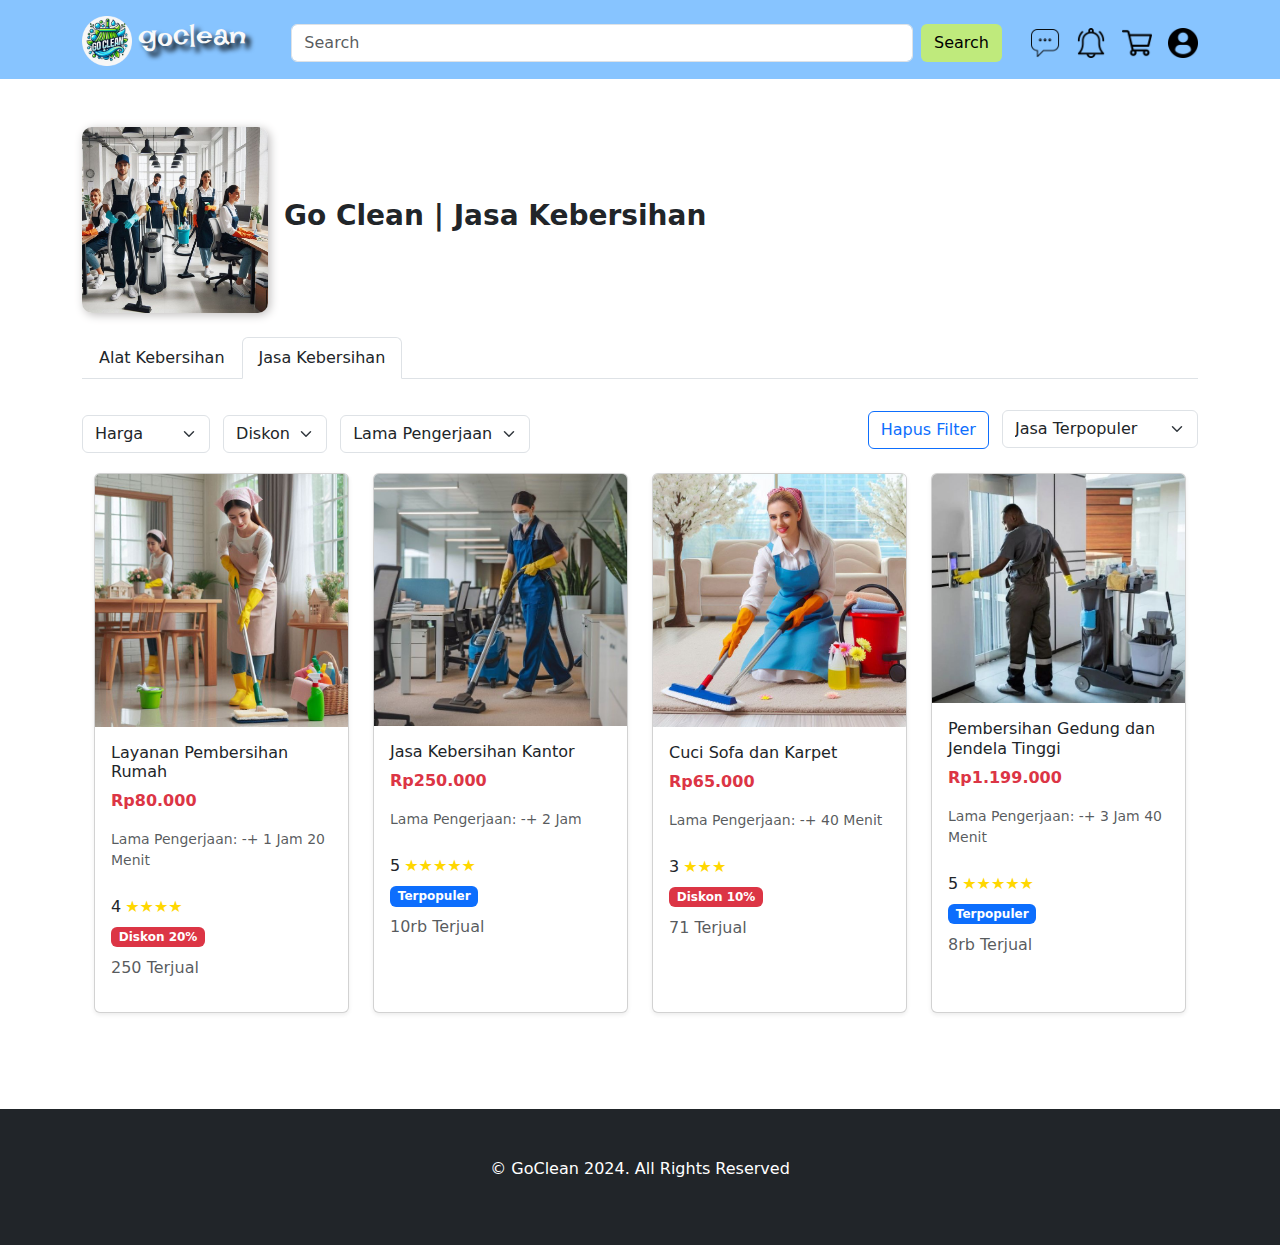
<file: jasa.html>
<!DOCTYPE html>
<html lang="en">

<head>
    <meta charset="UTF-8">
    <meta name="viewport" content="width=device-width, initial-scale=1.0">
    <title>Jasa Kebersihan</title>
    <link rel="icon" href="gambar/logo.png">
    <link rel="stylesheet" href="bootstrap-5.3.3-dist/css/bootstrap.min.css">
    <link rel="stylesheet" href="jasa.css">
</head>

<body>
    <script src="bootstrap-5.3.3-dist/js/bootstrap.bundle.min.js"></script>

    <section class="head_navbar" id="head_navbar">
        <nav class="navbar navbar-expand-lg tag_navbar">
            <div class="container">
                <span class="navbar-brand">
                    <img class="logo_navbar logo_navbar" src="gambar/logo.png">
                    <a class="navbar-brand teks_logo text-light" href="#">goclean</a>
                </span>
    
              <button class="navbar-toggler" type="button" data-bs-toggle="collapse" data-bs-target="#navbarSupportedContent" aria-controls="navbarSupportedContent" aria-expanded="false" aria-label="Toggle navigation">
                <span class="navbar-toggler-icon"></span>
              </button>
    
              <!--Search-->
              <div class="collapse navbar-collapse item" id="navbarSupportedContent">
                <form class="d-flex container" role="search">
                    <input class="form-control me-2 mt-2" type="search" placeholder="Search" aria-label="Search">
                    <button class="btn col_search mt-2" type="submit">Search</button>
                  </form>

                <ul class="navbar-nav ms-auto mb-2 mb-lg-0 teks_item mt-2">
                  <li class="nav-item ms-3 mb-2 ">
                    <img src="gambar/chat.png" class="icon mt-2" onclick="location.href='pesan.html'">
                </li>
                  <li class="nav-item ms-3 mb-2 ">
                    <img src="gambar/notification.png" class="icon mt-2" onclick="location.href='notifikasi.html'">
                  </li>
                  <li class="nav-item ms-3 mb-2 ">
                    <img src="gambar/cart.png" class="icon mt-2" onclick="location.href='keranjang.html'">
                </li>
                <li class="nav-item ms-3 mb-2 ">
                    <img src="gambar/profile.png" class="icon mt-2" onclick="location.href='profile.html'">
                </li>
                </ul>
              </div>
            </div>
          </nav>
        </section>


    <!-- Header -->
    <div class="container py-5">
        <div class="row">
            <!-- Flex container to align image and text -->
            <div class="d-flex align-items-center mb-4">
                <div class="col-sm-6 col-md-2 col-4">
                    <img src="gambar/jasa_team.jpg" alt="Go Clean" class="img-fluid img_title">
                </div>
                <h3 class="fw-bold ms-3">Go Clean | Jasa Kebersihan</h3>
            </div>
        </div>

        <ul class="nav nav-tabs mb-4">
            <li class="nav-item"><a class="nav-link text-dark " href="#" onclick="location.href='alat.html'">Alat
                    Kebersihan</a></li>
            <li class="nav-item"><a class="nav-link text-dark active" href="#" onclick="location.href='jasa.html'">Jasa
                    Kebersihan</a></li>
        </ul>

        <!-- Filter -->
        <div class="d-flex justify-content-between align-items-center mb-3 col">
            <div>
                <select class="form-select d-inline w-auto me-2">
                    <option>Harga</option>
                    <option>Mulai 10k</option>
                    <option>Mulai 30k</option>
                    <option>Mulai 50k</option>
                </select>
                <select class="form-select d-inline w-auto me-2 mt-2">
                    <option>Diskon</option>
                    <option>50%</option>
                    <option>100%</option>
                </select>
                <select class="form-select d-inline w-auto me-2 mt-2">
                    <option>Lama Pengerjaan</option>
                    <option>1 -2 Jam</option>
                    <option>15-45 Menit</option>
                    <option>45-60 Menit</option>
                </select>

            </div>
            <div>
                <button class="btn btn-outline-primary me-2 mb-2 mt-2 list_4" onclick="location.href='jasa.html'">Hapus
                    Filter</button>
                <select class="form-select d-inline w-auto list_5">
                    <option>Jasa Terpopuler</option>
                    <option>Paket Super Clean</option>
                    <option>Hemat Clean</option>
                </select>
            </div>
        </div>

        <!-- Daftar Produk -->
        <section class="produk">
            <div class="container">
                <!-- Daftar Produk -->
                <div class="row g-4">
                    <!-- Card 1 -->
                    <div class="col-12 col-md-6 col-lg-3" onclick="location.href='produk.html'">
                        <div class="card h-100 shadow-sm">
                            <img src="gambar/jasa_rumah.png" class="card-img-top img-fluid" alt="Produk 1">
                            <div class="card-body">
                                <h6 class="card-title">Layanan Pembersihan Rumah</h6>
                                <p class="text-danger fw-bold">Rp80.000</p>
                                <p class="text-muted small">Lama Pengerjaan: -+ 1 Jam 20 Menit</p>
        
                                <div class="d-flex align-items-center mt-4">
                                    <p class="mb-0 me-1">4</p>
                                    <div class="star-rating" style="color: gold;">★★★★</div>
                                </div>
        
                                <span class="badge bg-danger mt-2">Diskon 20%</span>
                                <p class="text-muted mt-2">250 Terjual</p>
                            </div>
                        </div>
                    </div>
        
                    <!-- Card 2 -->
                    <div class="col-12 col-md-6 col-lg-3">
                        <div class="card h-100 shadow-sm">
                            <img src="gambar/jasa_kantor.jpg" class="card-img-top" alt="Produk 2">
                            <div class="card-body">
                                <h6 class="card-title">Jasa Kebersihan Kantor</h6>
                                <p class="text-danger fw-bold">Rp250.000</p>
                                <p class="text-muted small">Lama Pengerjaan: -+ 2 Jam</p>
        
                                <div class="d-flex align-items-center mt-4">
                                    <p class="mb-0 me-1">5</p>
                                    <div class="star-rating" style="color: gold;">★★★★★</div>
                                </div>
        
                                <span class="badge bg-primary mt-2">Terpopuler</span>
                                <p class="text-muted mt-2">10rb Terjual</p>
                            </div>
                        </div>
                    </div>
        
                    <!-- Card 3 -->
                    <div class="col-12 col-md-6 col-lg-3">
                        <div class="card h-100 shadow-sm">
                            <img src="gambar/jasa_karpet.jpg" class="card-img-top" alt="Produk 3">
                            <div class="card-body">
                                <h6 class="card-title">Cuci Sofa dan Karpet</h6>
                                <p class="text-danger fw-bold">Rp65.000</p>
                                <p class="text-muted small">Lama Pengerjaan: -+ 40 Menit</p>
        
                                <div class="d-flex align-items-center mt-4">
                                    <p class="mb-0 me-1">3</p>
                                    <div class="star-rating" style="color: gold;">★★★</div>
                                </div>
        
                                <span class="badge bg-danger mt-2">Diskon 10%</span>
                                <p class="text-muted mt-2">71 Terjual</p>
                            </div>
                        </div>
                    </div>
        
                    <!-- Card 4 -->
                    <div class="col-12 col-md-6 col-lg-3">
                        <div class="card h-100 shadow-sm">
                            <img src="gambar/jasa_gedung.jpg" class="card-img-top" alt="Produk 4">
                            <div class="card-body">
                                <h6 class="card-title">Pembersihan Gedung dan Jendela Tinggi</h6>
                                <p class="text-danger fw-bold">Rp1.199.000</p>
                                <p class="text-muted small">Lama Pengerjaan: -+ 3 Jam 40 Menit</p>
        
                                <div class="d-flex align-items-center mt-4">
                                    <p class="mb-0 me-1">5</p>
                                    <div class="star-rating" style="color: gold;">★★★★★</div>
                                </div>
        
                                <span class="badge bg-primary mt-2">Terpopuler</span>
                                <p class="text-muted mt-2">8rb Terjual</p>
                            </div>
                        </div>
                    </div>
                </div>
            </div>
        </section>
        

        </div>
    </div>

    <!-- Footer -->
    <footer class="py-5 bg-dark mt-5">
        <div class="container text-center text-white">
            <p>&copy; GoClean 2024. All Rights Reserved</p>
        </div>
    </footer>
</body>

</html>
</file>
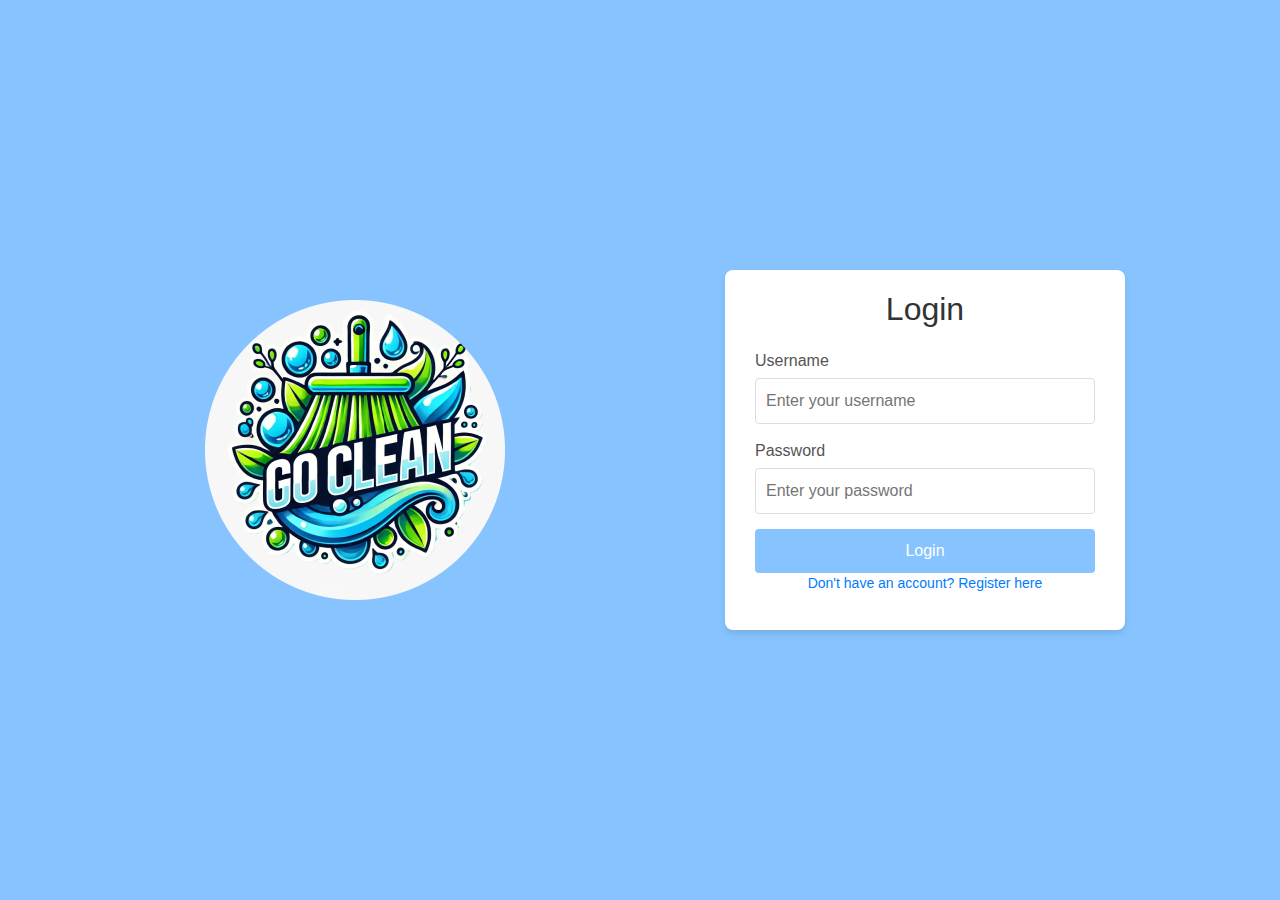
<file: login.html>
<!DOCTYPE html>
<html lang="en">
<head>
    <meta charset="UTF-8">
    <meta name="viewport" content="width=device-width, initial-scale=1.0">
    <title>Login Page</title>
    <link rel="icon" href="gambar/logo.png">
    <link rel="stylesheet" href="bootstrap-5.3.3-dist/css/bootstrap.min.css">
    <link rel="stylesheet" href="login.css">

</head>
<body>

    <script src="bootstrap-5.3.3-dist/js/bootstrap.bundle.min.js"></script>

    <div class="container-fluid">
        <div class="container">
            <div class="row align-items-center">
                <div class="col-md-6 col-12 text-center">
                    <img src="gambar/logo.png" class="img-fluid logo_img py-3" alt="">
                </div>
                <div class=" col-md-6 col-12 d-flex justify-content-center">
                    <div class="login-container">
                        <h2>Login</h2>
                        <form action="#" method="POST">
                            <div class="form-group">
                                <label for="username">Username</label>
                                <input type="text" id="username" name="username" placeholder="Enter your username" required>
                            </div>
                            <div class="form-group">
                                <label for="password">Password</label>
                                <input type="password" id="password" name="password" placeholder="Enter your password" required>
                            </div>
                            
                        </form>
                        <div class="register-link">
                            <button type="submit" class="login-btn" onclick="location.href='beranda.html'">Login</button>
                            <p class="">Don't have an account? <a href="#" onclick="location.href='registrasi.html'">Register here</a></p>
                        </div>
                    </div>
                </div>
            </div>
        </div>
    </div>

    
</body>
</html>
</file>
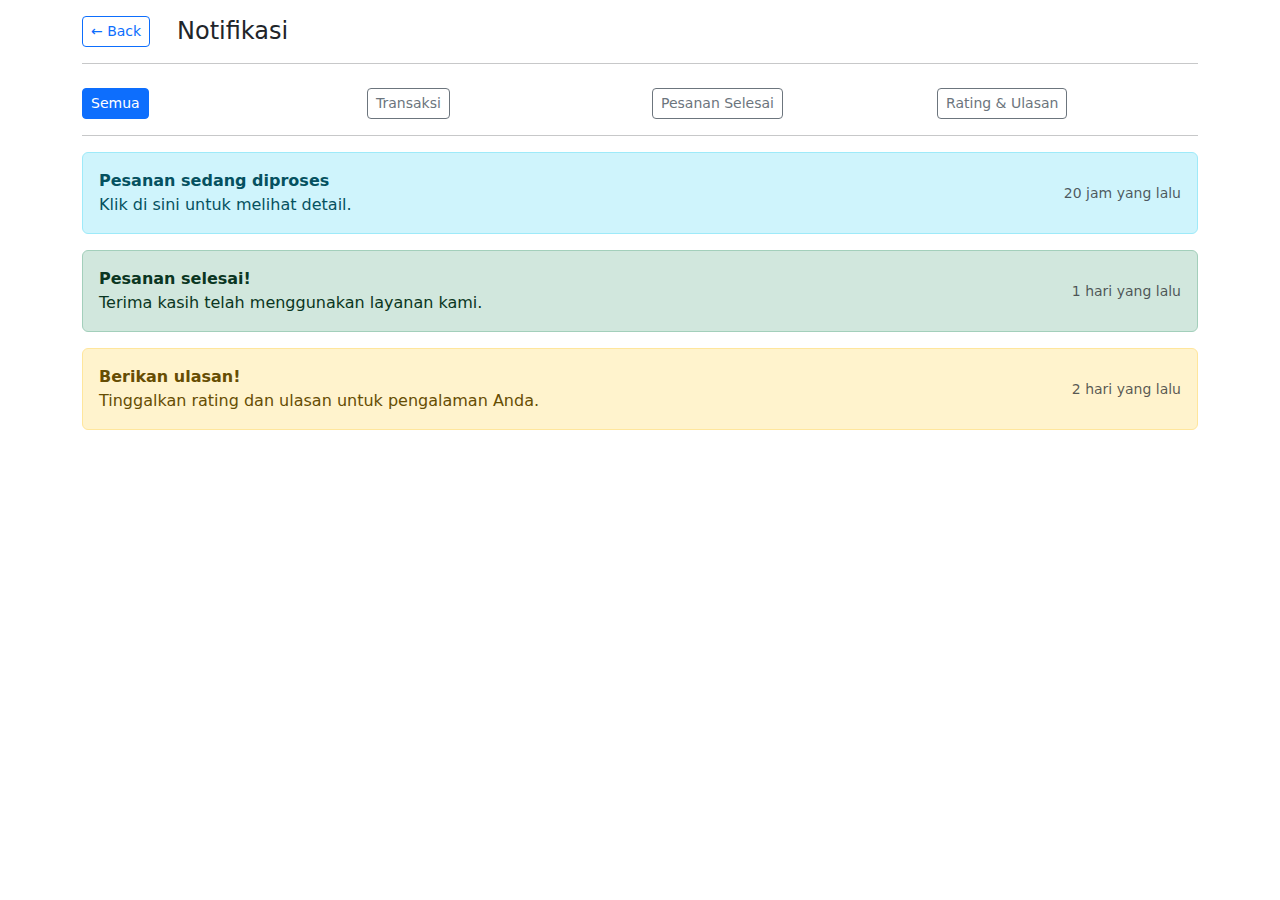
<file: notifikasi.html>
<!DOCTYPE html>
<html lang="en">
<head>
    <meta charset="UTF-8">
    <meta name="viewport" content="width=device-width, initial-scale=1.0">
    <title>Notifikasi</title>
    <link rel="icon" href="gambar/logo.png">
    <link rel="stylesheet" href="bootstrap-5.3.3-dist/css/bootstrap.min.css">
    <link rel="stylesheet" href="notifikasi.css">
</head>
<body>
    <script src="bootstrap-5.3.3-dist/js/bootstrap.bundle.min.js"></script>
    
    <div class="container-fluid py-3">
        <!-- Header Notifikasi -->
        <div class="container">
            <div class="row align-items-center">
                <div class="col-1">
                    <button class="btn btn-outline-primary btn-sm" onclick="location.href='beranda.html'">← Back</button>
                </div>
                <div class="col-12 col-md-6">
                    <h4 class="mb-0">Notifikasi</h4>
                </div>
            </div>
        </div>
    
        <div class="container">
            <hr>

        </div>
    
        <!-- Kategori Notifikasi -->
        <div class="container">
            <div class="row" id="category-buttons">
                <div class="col-lg-3 col-md-6 mt-2">
                    <button class="btn btn-primary btn-sm"  data-category="all">Semua</button>
                </div>
                <div class="col-lg-3 col-md-6 mt-2">
                    <button class="btn btn-outline-secondary btn-sm" data-category="transaction">Transaksi</button>
                </div>
                <div class="col-lg-3 col-md-6 mt-2">
                    <button class="btn btn-outline-secondary btn-sm" data-category="completed">Pesanan Selesai</button>
                </div>
                <div class="col-lg-3 col-md-6 mt-2">
                    <button class=" btn btn-outline-secondary btn-sm " data-category="review">Rating & Ulasan</button>
                </div>
            </div>
        </div>
    
        <div class="container">
        <hr>

        </div>
    
        <!-- Notifikasi -->
        <div class="container" id="notifications">
            <!-- Semua (Default) -->
            <div class="alert alert-info d-flex justify-content-between align-items-center notification-item" data-category="transaction" role="alert">
                <div class="notification-content">
                    <strong>Pesanan sedang diproses</strong>
                    <p class="mb-0">Klik di sini untuk melihat detail.</p>
                </div>
                <small class="text-muted">20 jam yang lalu</small>
            </div>
    
            <div class="alert alert-success d-flex justify-content-between align-items-center notification-item" data-category="completed" role="alert">
                <div class="notification-content">
                    <strong>Pesanan selesai!</strong>
                    <p class="mb-0">Terima kasih telah menggunakan layanan kami.</p>
                </div>
                <small class="text-muted">1 hari yang lalu</small>
            </div>
    
            <div class="alert alert-warning d-flex justify-content-between align-items-center notification-item" data-category="review" role="alert">
                <div class="notification-content">
                    <strong>Berikan ulasan!</strong>
                    <p class="mb-0">Tinggalkan rating dan ulasan untuk pengalaman Anda.</p>
                </div>
                <small class="text-muted">2 hari yang lalu</small>
            </div>
        </div>
    </div>
    
    
    
</body>
</html>
</file>
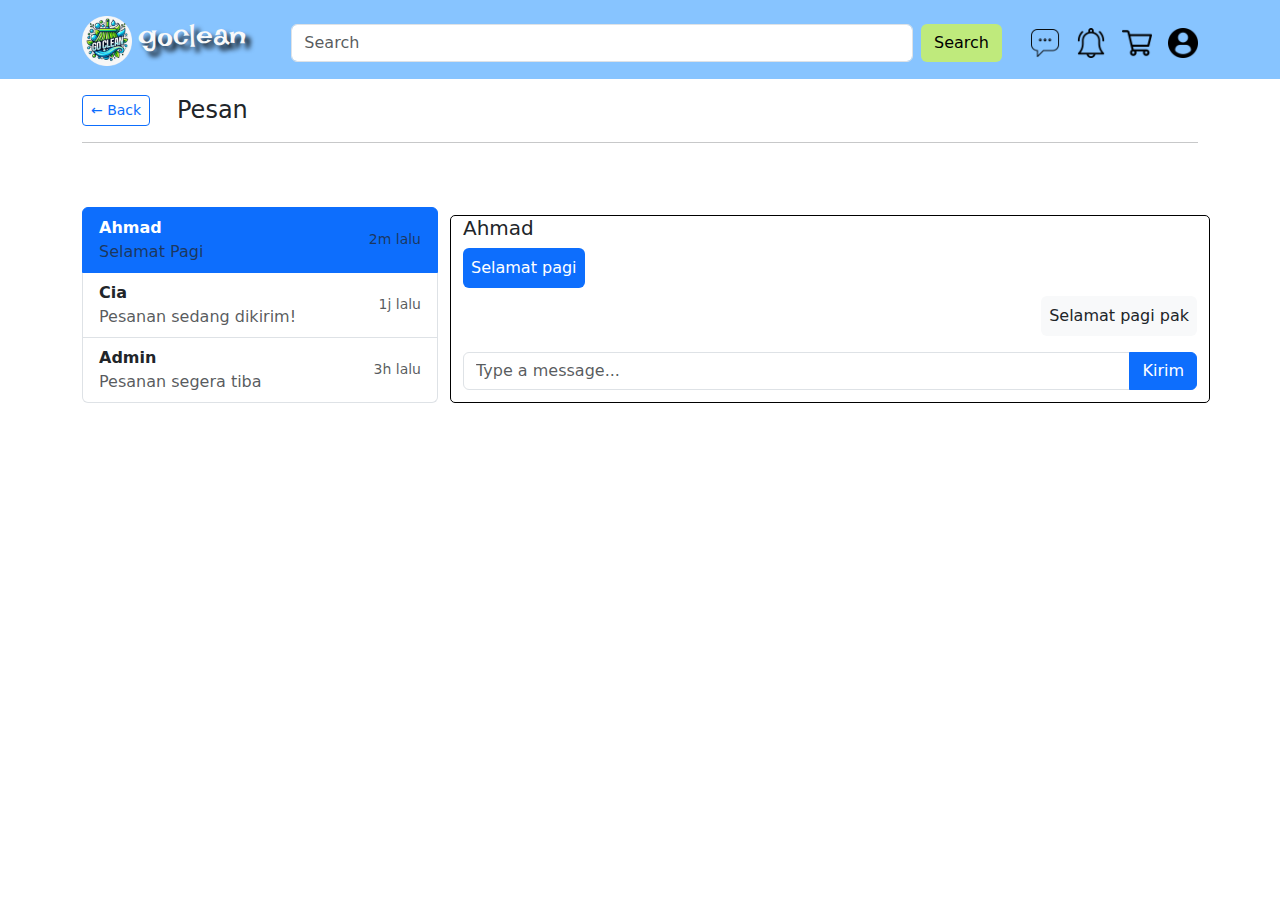
<file: pesan.html>
<!DOCTYPE html>
<html lang="en">
<head>
    <meta charset="UTF-8">
    <meta name="viewport" content="width=device-width, initial-scale=1.0">
    <title>Pesan</title>
    <link rel="icon" href="gambar/logo.png">
    <link rel="stylesheet" href="bootstrap-5.3.3-dist/css/bootstrap.min.css">
    <link rel="stylesheet" href="pesan.css">
</head>
<body>
    <script src="bootstrap-5.3.3-dist/js/bootstrap.bundle.min.js"></script>
    
    <section class="head_navbar" id="head_navbar">
        <nav class="navbar navbar-expand-lg tag_navbar">
            <div class="container">
                <span class="navbar-brand">
                    <img class="logo_navbar logo_navbar" src="gambar/logo.png">
                    <a class="navbar-brand teks_logo text-light" href="#">goclean</a>
                </span>
    
              <button class="navbar-toggler" type="button" data-bs-toggle="collapse" data-bs-target="#navbarSupportedContent" aria-controls="navbarSupportedContent" aria-expanded="false" aria-label="Toggle navigation">
                <span class="navbar-toggler-icon"></span>
              </button>
    
              <!--Search-->
              <div class="collapse navbar-collapse item" id="navbarSupportedContent">
                <form class="d-flex container" role="search">
                    <input class="form-control me-2 mt-2" type="search" placeholder="Search" aria-label="Search">
                    <button class="btn col_search mt-2" type="submit">Search</button>
                  </form>

                <ul class="navbar-nav ms-auto mb-2 mb-lg-0 teks_item mt-2">
                  <li class="nav-item ms-3 mb-2 ">
                    <img src="gambar/chat.png" class="icon mt-2" onclick="location.href='pesan.html'">
                </li>
                  <li class="nav-item ms-3 mb-2 ">
                    <img src="gambar/notification.png" class="icon mt-2" onclick="location.href='notifikasi.html'">
                  </li>
                  <li class="nav-item ms-3 mb-2 ">
                    <img src="gambar/cart.png" class="icon mt-2" onclick="location.href='keranjang.html'">
                </li>
                <li class="nav-item ms-3 mb-2 ">
                    <img src="gambar/profile.png" class="icon mt-2" onclick="location.href='profile.html'">
                </li>
                </ul>
              </div>
            </div>
          </nav>
        </section>


        <div class="container-fluid py-3">
            <!-- Header Notifikasi -->
            <div class="container">
                <div class="row align-items-center">
                    <div class="col-1">
                        <button class="btn btn-outline-primary btn-sm" onclick="location.href='beranda.html'">← Back</button>
                    </div>
                    <div class="col-12 col-md-6">
                        <h4 class="mb-0">Pesan</h4>
                    </div>
                </div>
            </div>

            <div class="container">
                <hr>

            </div>

        <!-- Halaman Pesan -->
<section class="container-fluid py-5">
    <div class="container">
        <div class="row">
            <!-- Sidebar Kontak -->
            <div class="col-lg-4 col-md-5 ">
                <div class="list-group">
                    <a href="#" class="list-group-item list-group-item-action active" data-chat="chat1">
                        <div class="d-flex justify-content-between align-items-center">
                            <span>
                                <strong>Ahmad</strong>
                                <p class="mb-0 text-muted">Selamat Pagi</p>
                            </span>
                            <small class="text-muted">2m lalu</small>
                        </div>
                    </a>
                    <a href="#" class="list-group-item list-group-item-action" data-chat="chat2">
                        <div class="d-flex justify-content-between align-items-center">
                            <span>
                                <strong>Cia</strong>
                                <p class="mb-0 text-muted">Pesanan sedang dikirim!</p>
                            </span>
                            <small class="text-muted">1j lalu</small>
                        </div>
                    </a>
                    <a href="#" class="list-group-item list-group-item-action" data-chat="chat3">
                        <div class="d-flex justify-content-between align-items-center">
                            <span>
                                <strong>Admin</strong>
                                <p class="mb-0 text-muted">Pesanan segera tiba</p>
                            </span>
                            <small class="text-muted">3h lalu</small>
                        </div>
                    </a>
                </div>
            </div>

            <!-- Area Pesan -->
            <div class="col-lg-8 col-md-7 mt-2 border_pesan">
                <div id="chat1" class="chat-area">
                    <h5>Ahmad</h5>
                    <div class="message-container">
                        <div class="d-flex mb-2">
                            <div class="p-2 bg-primary text-white rounded">
                                Selamat pagi
                            </div>
                        </div>
                        <div class="d-flex justify-content-end mb-2">
                            <div class="p-2 bg-light rounded">
                                Selamat pagi pak
                            </div>
                        </div>
                    </div>
                    <div class="input-group mt-3">
                        <input type="text" class="form-control" placeholder="Type a message...">
                        <button class="btn btn-primary">Kirim</button>
                    </div>
                </div>
                <div id="chat2" class="chat-area d-none">
                    <h5>Cia</h5>
                    <div class="message-container">
                        <div class="d-flex mb-2">
                            <div class="p-2 bg-primary text-white rounded">
                                Pesanan sedang dikirim!
                            </div>
                        </div>
                        <div class="d-flex justify-content-end mb-2">
                            <div class="p-2 bg-light rounded">
                                Saya Tunggu
                            </div>
                        </div>
                    </div>
                    <div class="input-group mt-3">
                        <input type="text" class="form-control" placeholder="Type a message...">
                        <button class="btn btn-primary">Kirim</button>
                    </div>
                </div>
                <div id="chat3" class="chat-area d-none">
                    <h5>Admin</h5>
                    <div class="message-container">
                        <div class="d-flex mb-2">
                            <div class="p-2 bg-primary text-white rounded">
                                Pesanan segera tiba
                            </div>
                        </div>
                        <div class="d-flex justify-content-end mb-2">
                            <div class="p-2 bg-light rounded">
                                Saya tunggu
                            </div>
                        </div>
                    </div>
                    <div class="input-group mt-3">
                        <input type="text" class="form-control" placeholder="Type a message...">
                        <button class="btn btn-primary">Kirim</button>
                    </div>
                </div>
            </div>
        </div>
    </div>
</section>

<script>
    // Handle chat switching
    const chatLinks = document.querySelectorAll(".list-group-item");
    const chatAreas = document.querySelectorAll(".chat-area");

    chatLinks.forEach(link => {
        link.addEventListener("click", (e) => {
            e.preventDefault();

            // Remove 'active' class from all links and add to clicked one
            chatLinks.forEach(item => item.classList.remove("active"));
            link.classList.add("active");

            // Hide all chat areas and show the selected one
            const chatId = link.getAttribute("data-chat");
            chatAreas.forEach(area => area.classList.add("d-none"));
            document.getElementById(chatId).classList.remove("d-none");
        });
    });
</script>

</body>
</html>
</file>
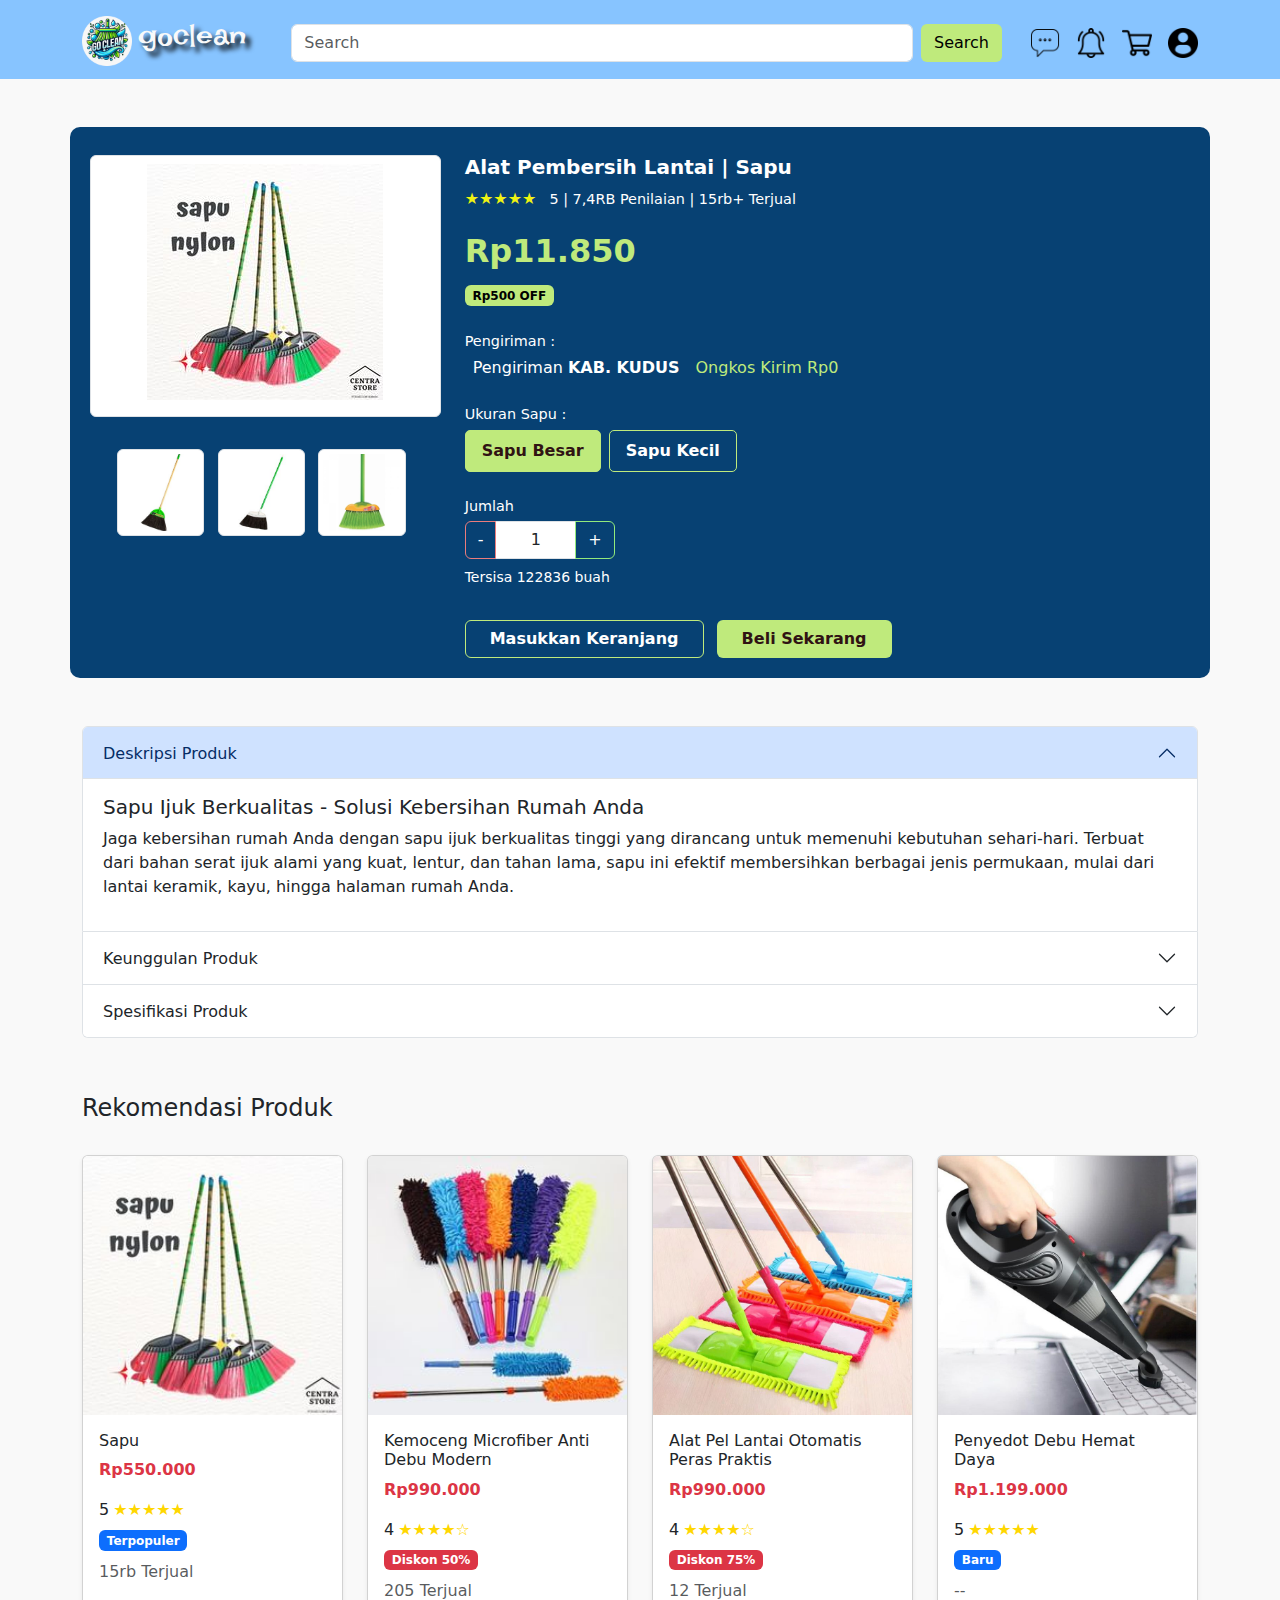
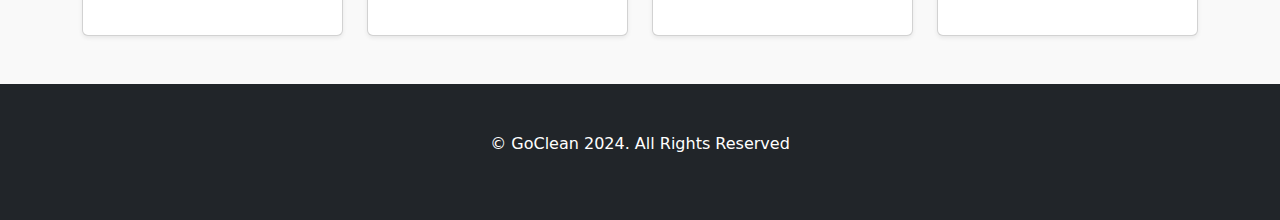
<file: produk.html>
<!DOCTYPE html>
<html lang="en">

<head>
    <meta charset="UTF-8">
    <meta name="viewport" content="width=device-width, initial-scale=1.0">
    <title>Produk</title>
    <link rel="icon" href="gambar/logo.png">
    <link rel="stylesheet" href="bootstrap-5.3.3-dist/css/bootstrap.min.css">
    <link rel="stylesheet" href="produk.css">
</head>

<body>
    <script src="bootstrap-5.3.3-dist/js/bootstrap.bundle.min.js"></script>


    <section class="head_navbar" id="head_navbar">
        <nav class="navbar navbar-expand-lg tag_navbar">
            <div class="container">
                <span class="navbar-brand">
                    <img class="logo_navbar logo_navbar" src="gambar/logo.png">
                    <a class="navbar-brand teks_logo text-light" href="#">goclean</a>
                </span>
    
              <button class="navbar-toggler" type="button" data-bs-toggle="collapse" data-bs-target="#navbarSupportedContent" aria-controls="navbarSupportedContent" aria-expanded="false" aria-label="Toggle navigation">
                <span class="navbar-toggler-icon"></span>
              </button>
    
              <!--Search-->
              <div class="collapse navbar-collapse item" id="navbarSupportedContent">
                <form class="d-flex container" role="search">
                    <input class="form-control me-2 mt-2" type="search" placeholder="Search" aria-label="Search">
                    <button class="btn col_search mt-2" type="submit">Search</button>
                  </form>

                <ul class="navbar-nav ms-auto mb-2 mb-lg-0 teks_item mt-2">
                  <li class="nav-item ms-3 mb-2 ">
                    <img src="gambar/chat.png" class="icon mt-2" onclick="location.href='pesan.html'">
                </li>
                  <li class="nav-item ms-3 mb-2 ">
                    <img src="gambar/notification.png" class="icon mt-2" onclick="location.href='notifikasi.html'">
                  </li>
                  <li class="nav-item ms-3 mb-2 ">
                    <img src="gambar/cart.png" class="icon mt-2" onclick="location.href='keranjang.html'">
                </li>
                <li class="nav-item ms-3 mb-2 ">
                    <img src="gambar/profile.png" class="icon mt-2" onclick="location.href='profile.html'">
                </li>
                </ul>
              </div>
            </div>
          </nav>
        </section>



    </head>

    <body>
        <div class="container mt-5 bg-container">
            <div class="row">
                <!-- Gambar Produk -->
                <div class="col-12 col-lg-4 mt-2">
                    <div class="border rounded p-2 bg-white d-flex align-items-center justify-content-center">
                        <img src="gambar/sapu.jpg" alt="" class="img-fluid mb-2">
                    </div>
                        <div class="mt-4 mt-3 text-center">
                            <img src="gambar/sapu1.jpg" alt="Thumb 1" class="img-thumbnail img_thumb me-2 mt-2 col-3 col-lg-3 col-md-3">
                            <img src="gambar/sapu2.jpg" alt="Thumb 2" class="img-thumbnail img_thumb me-2 mt-2 col-3 col-lg-3 col-md-3">
                            <img src="gambar/sapu3.jpg" alt="Thumb 3" class="img-thumbnail img_thumb me-2 mt-2 col-3 col-lg-3 col-md-3">
                        </div>
                </div>

                <!-- Detail Produk -->
                <div class="col-md-7">
                    <h1 class="product-title mt-2">Alat Pembersih Lantai | Sapu</h1>
                    <div>
                        <span class="star-rating">★★★★★</span>
                        <span class="ms-2 small-text text-white">5 | 7,4RB Penilaian | 15rb+ Terjual</span>
                    </div>
                    <div class="price mt-3">Rp11.850</div>
                    <div class="mt-2">
                        <span class="badge bg-custom">Rp500 OFF</span>
                    </div>

                    <!-- Pengiriman -->
                    <div class="mt-4">
                        <p class="small-text mb-1 text-white">Pengiriman :</p>
                        <div class="d-flex align-items-center">
                            <i class="bi bi-truck"></i>
                            <span class="ms-2 text-white">Pengiriman <strong>KAB. KUDUS</strong></span>
                            <span class="ms-3 text-custom">Ongkos Kirim Rp0</span>
                        </div>
                    </div>

                    <!-- Opsi Produk -->
                    <div class="mt-4">
                        <p class="small-text mb-1 text-white">Ukuran Sapu :</p>
                        <div class="d-flex">
                            <div class="option-box me-2 active">Sapu Besar</div>
                            <div class="option-box">Sapu Kecil</div>
                        </div>
                    </div>

                    <!-- Kuantitas -->
                    <div class="mt-4">
                        <p class="small-text mb-1 text-white">Jumlah</p>
                        <div class="input-group" style="width: 150px;">
                            <button class="btn btn-outline-minus" type="button">-</button>
                            <input type="text" class="form-control text-center" value="1">
                            <button class="btn btn-outline-plus" type="button">+</button>
                        </div>
                        <small class=" d-block mt-2 text-white">Tersisa 122836 buah</small>
                    </div>

                    <!-- Tombol -->
                    <div class="mt-4">
                        <button class="btn btn-custom-left me-2 px-4 mt-2" onclick="location.href='keranjang.html'">Masukkan
                            Keranjang</button>
                        <button class="btn btn-custom px-4 mt-2">Beli Sekarang</button>
                    </div>
                </div>
            </div>
        </div>

        <div class="container-fluid py-5">
            <div class="container ">
                <div class="accordion col-md-10 offset-md-1 col-sm-10 offset-sm-1 col-lg-12 offset-lg-0" id="accordionExample">
                    <div class="accordion-item">
                        <h2 class="accordion-header">
                            <button class="accordion-button" type="button" data-bs-toggle="collapse"
                                data-bs-target="#collapseOne" aria-expanded="true" aria-controls="collapseOne">
                                Deskripsi Produk
                            </button>
                        </h2>
                        <div id="collapseOne" class="accordion-collapse collapse show"
                            data-bs-parent="#accordionExample">
                            <div class="accordion-body">
                                <h5>Sapu Ijuk Berkualitas - Solusi Kebersihan Rumah Anda</h5>
                                <p>Jaga kebersihan rumah Anda dengan sapu ijuk berkualitas tinggi yang dirancang untuk
                                    memenuhi kebutuhan sehari-hari. Terbuat dari bahan serat ijuk alami yang kuat,
                                    lentur, dan tahan lama, sapu ini efektif membersihkan berbagai jenis permukaan,
                                    mulai dari lantai keramik, kayu, hingga halaman rumah Anda.
                                </p>
                            </div>
                        </div>
                    </div>
                    <div class="accordion-item">
                        <h2 class="accordion-header">
                            <button class="accordion-button collapsed" type="button" data-bs-toggle="collapse"
                                data-bs-target="#collapseTwo" aria-expanded="false" aria-controls="collapseTwo">
                                Keunggulan Produk
                            </button>
                        </h2>
                        <div id="collapseTwo" class="accordion-collapse collapse" data-bs-parent="#accordionExample">
                            <div class="accordion-body">
                                <ul>
                                    <li>
                                        <p>Harga Ekonomis dengan Kualitas Unggul Dengan harga terjangkau, sapu ijuk
                                            menawarkan kualitas kebersihan yang maksimal</p>
                                    </li>
                                    <li>
                                        <p>Tidak Menyebarkan Debu.
                                            Serat ijuk yang halus mampu menyapu debu tanpa membuatnya beterbangan</p>
                                    </li>
                                    <li>
                                        <p>Terbuat dari serat ijuk alami yang tahan lama, sapu ini tidak mudah rusak dan
                                            mampu digunakan dalam jangka waktu lama</p>
                                    </li>
                                </ul>
                            </div>
                        </div>
                    </div>
                    <div class="accordion-item">
                        <h2 class="accordion-header">
                            <button class="accordion-button collapsed" type="button" data-bs-toggle="collapse"
                                data-bs-target="#collapseThree" aria-expanded="false" aria-controls="collapseThree">
                                Spesifikasi Produk
                            </button>
                        </h2>
                        <div id="collapseThree" class="accordion-collapse collapse" data-bs-parent="#accordionExample">
                            <div class="accordion-body">
                                <ul>
                                    <li>
                                        Material: Serat ijuk alami dan gagang kayu/rotan berkualitas
                                    </li>
                                    <li>
                                        Panjang Gagang: ± 90 - 100 cm
                                    </li>
                                    <li>
                                        Lebar Sapu: ± 30 cm
                                    </li>
                                    <li>
                                        Berat: ± 300 gram
                                    </li>
                                    <li>
                                        Warna: Natural hitam ijuk dengan gagang kayu coklat
                                    </li>
                                </ul>
                            </div>
                        </div>
                    </div>
                </div>
            </div>
        </div>

        <section class="produk">
            <div class="container">
                <!-- Daftar Produk -->
                <h4 class="mb-4 text_jasa py-2">Rekomendasi Produk</h4>
                <div class="row g-4">
                    <!-- Card 1 -->
                    <div class="col-12 col-md-6 col-lg-3">
                        <div class="card h-100 shadow-sm">
                            <img src="gambar/sapu.jpg" onclick="location.href='produk.html'" class="card-img-top" alt="Produk 1">
                            <div class="card-body">
                                <h6 class="card-title">Sapu</h6>
                                <p class="text-danger fw-bold">Rp550.000</p>
                                
                                <div class="d-flex align-items-center mt-2">
                                    <p class="mb-0 me-1">5</p>
                                    <div class="star-rating" style="color: gold;">★★★★★</div>
                                </div>
                                <span class="badge bg-primary mt-2">Terpopuler</span>
                                <p class="text-muted mt-2">15rb Terjual</p>
                            </div>
                        </div>
                    </div>
        
                    <!-- Card 2 -->
                    <div class="col-12 col-md-6 col-lg-3">
                        <div class="card h-100 shadow-sm">
                            <img src="gambar/kemoceng.jpg" class="card-img-top" alt="Produk 2">
                            <div class="card-body">
                                <h6 class="card-title">Kemoceng Microfiber Anti Debu Modern</h6>
                                <p class="text-danger fw-bold">Rp990.000</p>
        
                                <div class="d-flex align-items-center mt-2">
                                    <p class="mb-0 me-1">4</p>
                                    <div class="star-rating" style="color: gold;">★★★★☆</div>
                                </div>
                                <span class="badge bg-danger mt-2">Diskon 50%</span>
                                <p class="text-muted mt-2">205 Terjual</p>
                            </div>
                        </div>
                    </div>
        
                    <!-- Card 3 -->
                    <div class="col-12 col-md-6 col-lg-3">
                        <div class="card h-100 shadow-sm">
                            <img src="gambar/pel.jpg" class="card-img-top" alt="Produk 3">
                            <div class="card-body">
                                <h6 class="card-title">Alat Pel Lantai Otomatis Peras Praktis</h6>
                                <p class="text-danger fw-bold">Rp990.000</p>
        
                                <div class="d-flex align-items-center mt-2">
                                    <p class="mb-0 me-1">4</p>
                                    <div class="star-rating" style="color: gold;">★★★★☆</div>
                                </div>
                                <span class="badge bg-danger mt-2">Diskon 75%</span>
                                <p class="text-muted mt-2">12 Terjual</p>
                            </div>
                        </div>
                    </div>
        
                    <!-- Card 4 -->
                    <div class="col-12 col-md-6 col-lg-3 order-2">
                        <div class="card h-100 shadow-sm">
                            <img src="gambar/penyedot_debu.jpg" class="card-img-top" alt="Produk 4">
                            <div class="card-body">
                                <h6 class="card-title">Penyedot Debu Hemat Daya</h6>
                                <p class="text-danger fw-bold">Rp1.199.000</p>
        
                                <div class="d-flex align-items-center mt-2">
                                    <p class="mb-0 me-1">5</p>
                                    <div class="star-rating" style="color: gold;">★★★★★</div>
                                </div>
                                <span class="badge bg-primary mt-2">Baru</span>
                                <p class="text-muted mt-2">--</p>
                            </div>
                        </div>
                    </div>
                </div>
            </div>
        </section>

<!-- Footer -->
<footer class="py-5 bg-dark mt-5">
    <div class="container text-center text-white">
        <p>&copy; GoClean 2024. All Rights Reserved</p>
    </div>
</footer>
    </body>

</html>
</file>
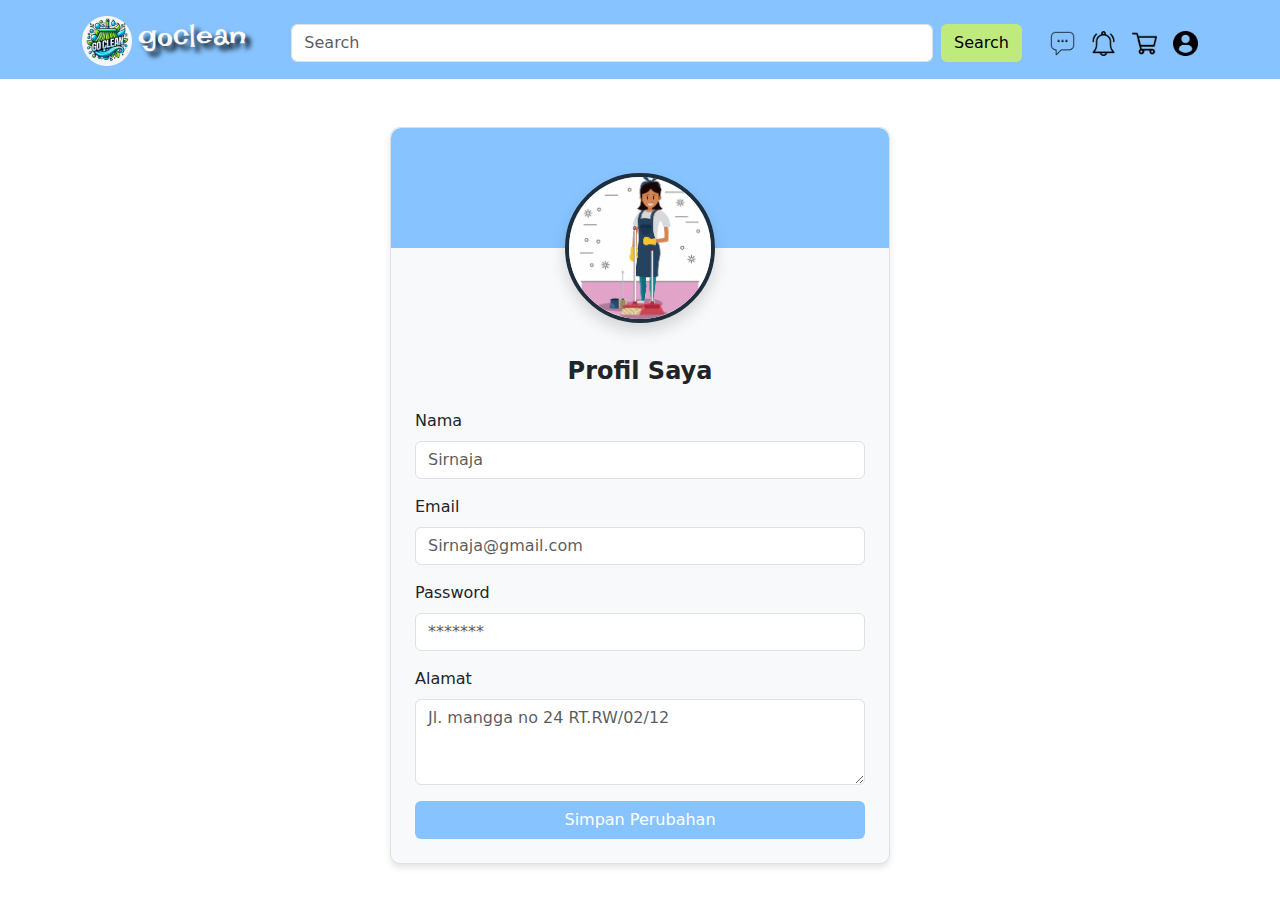
<file: profile.html>
<!DOCTYPE html>
<html lang="id">
<head>
    <meta charset="UTF-8">
    <meta name="viewport" content="width=device-width, initial-scale=1.0">
    <title>Profil</title>
    <link rel="icon" href="gambar/logo.png">
    <link rel="stylesheet" href="bootstrap-5.3.3-dist/css/bootstrap.min.css">
    <link rel="stylesheet" href="profile.css">        
</head>
<body>
    <script src="bootstrap-5.3.3-dist/js/bootstrap.bundle.min.js"></script>

    <section class="head_navbar" id="head_navbar">
        <nav class="navbar navbar-expand-lg tag_navbar">
            <div class="container">
                <span class="navbar-brand">
                    <img class="logo_navbar logo_navbar" src="gambar/logo.png">
                    <a class="navbar-brand teks_logo text-light" href="#">goclean</a>
                </span>
    
              <button class="navbar-toggler" type="button" data-bs-toggle="collapse" data-bs-target="#navbarSupportedContent" aria-controls="navbarSupportedContent" aria-expanded="false" aria-label="Toggle navigation">
                <span class="navbar-toggler-icon"></span>
              </button>
    
              <!--Search-->
              <div class="collapse navbar-collapse item" id="navbarSupportedContent">
                <form class="d-flex container" role="search">
                    <input class="form-control me-2 mt-2" type="search" placeholder="Search" aria-label="Search">
                    <button class="btn col_search mt-2" type="submit">Search</button>
                  </form>

                <ul class="navbar-nav ms-auto mb-2 mb-lg-0 teks_item mt-2">
                  <li class="nav-item ms-3 mb-2 ">
                    <img src="gambar/chat.png" class="icon mt-2" onclick="location.href='pesan.html'">
                </li>
                  <li class="nav-item ms-3 mb-2 ">
                    <img src="gambar/notification.png" class="icon mt-2" onclick="location.href='notifikasi.html'">
                  </li>
                  <li class="nav-item ms-3 mb-2 ">
                    <img src="gambar/cart.png" class="icon mt-2" onclick="location.href='keranjang.html'">
                </li>
                <li class="nav-item ms-3 mb-2 ">
                    <img src="gambar/profile.png" class="icon mt-2" onclick="location.href='profile.html'">
                </li>
                </ul>
              </div>
            </div>
          </nav>
        </section>


<div class="container py-5">
    <!-- Profil Card -->
    <div class="profile-card">
        <!-- Header -->
        <div class="profile-header py-5"></div>
        <!-- Foto Profil -->
        <img src="gambar/menyapu.png" alt="Foto Profil" class="profile-img shadow">

        <!-- Konten Formulir -->
        <div class="p-4">
            <h4 class="text-center fw-bold mb-4">Profil Saya</h4>
            <!-- Formulir -->
            <form>
                <!-- Nama -->
                <div class="mb-3">
                    <label for="nama" class="form-label">Nama</label>
                    <input type="text" class="form-control" id="nama" placeholder="Sirnaja">
                </div>
                <!-- Email -->
                <div class="mb-3">
                    <label for="email" class="form-label">Email</label>
                    <input type="email" class="form-control" id="email" placeholder="Sirnaja@gmail.com">
                </div>
                <!-- Password -->
                <div class="mb-3">
                    <label for="password" class="form-label">Password</label>
                    <input type="password" class="form-control" id="password" placeholder="*******">
                </div>
                <!-- Alamat -->
                <div class="mb-3">
                    <label for="alamat" class="form-label">Alamat</label>
                    <textarea class="form-control" id="alamat" rows="3" placeholder="Jl. mangga no 24 RT.RW/02/12"></textarea>
                </div>
                <!-- Tombol Simpan -->
                <div class="text-center">
                    <button type="submit" class="btn btn-custom w-100">Simpan Perubahan</button>
                </div>
            </form>
        </div>
    </div>
</div>

<!-- Bootstrap 5 JS Bundle -->
</body>
</html>
</file>
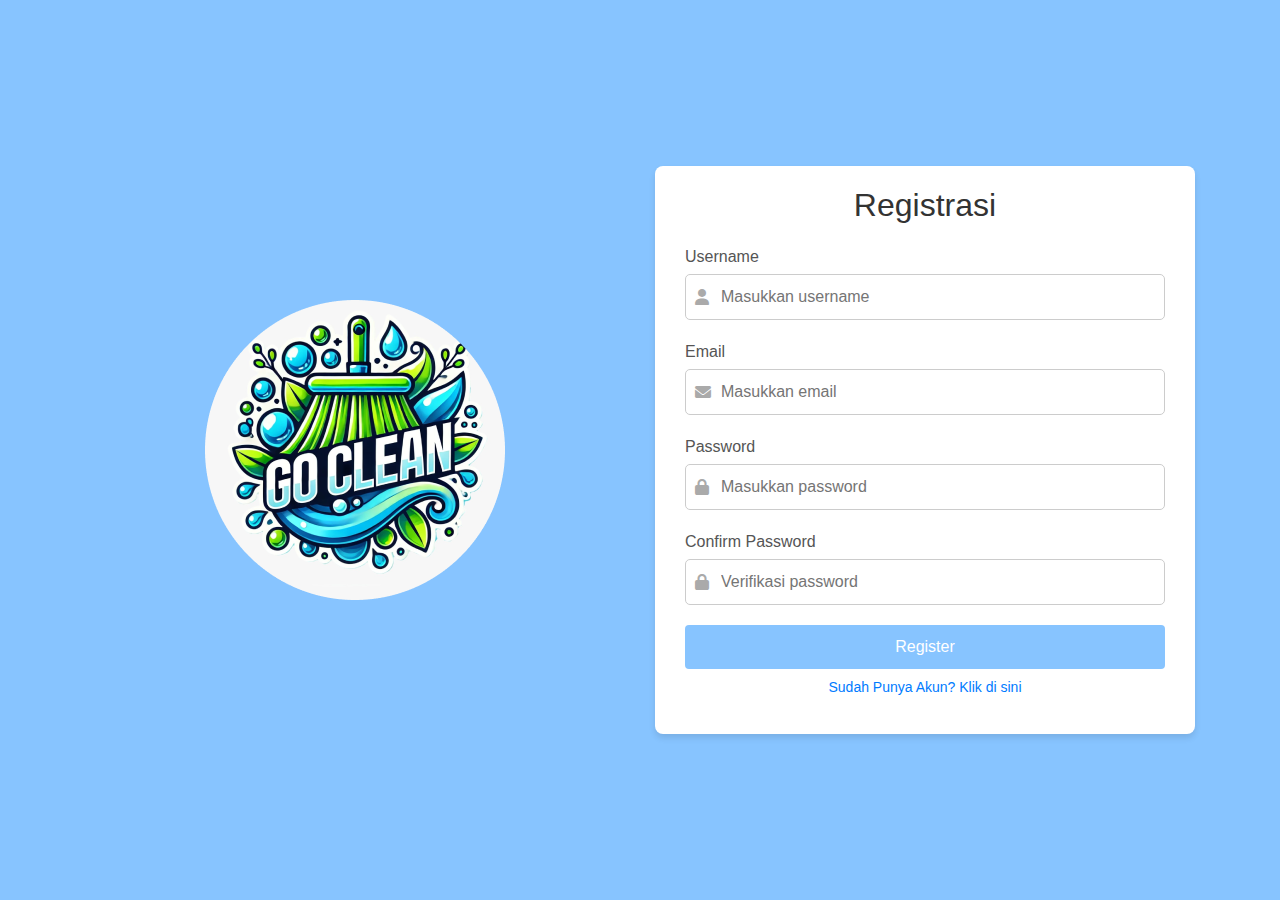
<file: registrasi.html>
<!DOCTYPE html>
<html lang="en">
<head>
    <meta charset="UTF-8">
    <meta name="viewport" content="width=device-width, initial-scale=1.0">
    <title>Registrasi Page</title>
    <link rel="icon" href="gambar/logo.png">
    <link rel="stylesheet" href="https://cdnjs.cloudflare.com/ajax/libs/font-awesome/6.0.0-beta3/css/all.min.css">
    <link rel="stylesheet" href="bootstrap-5.3.3-dist/css/bootstrap.min.css">
    <link rel="stylesheet" href="registrasi.css">
    <style>
       
    </style>
</head>
<body>
    <script src="bootstrap-5.3.3-dist/js/bootstrap.bundle.min.js"></script>

    <div class="container-fluid">
        <div class="container">
            <div class="row d-flex align-items-center">
                <div class="col-md-6 col-12 text-center">
                    <img src="gambar/logo.png" class="img-fluid py-3 logo_img">
                </div>
                <div class="col-md-6 col-12 d-flex justify-content-center">
                    <div class="container_form" id="register-container">
                        <h2>Registrasi</h2>
                        <form action="#" method="POST">
                            <div class="form-group">
                                <label for="reg-username">Username</label>
                                <div class="input-icon">
                                    <i class="fas fa-user"></i>
                                    <input type="text" id="reg-username" name="username" placeholder="Masukkan username" required>
                                </div>
                            </div>
                            <div class="form-group">
                                <label for="reg-email">Email</label>
                                <div class="input-icon">
                                    <i class="fas fa-envelope"></i>
                                    <input type="email" id="reg-email" name="email" placeholder="Masukkan email" required>
                                </div>
                            </div>
                            <div class="form-group">
                                <label for="reg-password">Password</label>
                                <div class="input-icon">
                                    <i class="fas fa-lock"></i>
                                    <input type="password" id="reg-password" name="password" placeholder="Masukkan password" required>
                                </div>
                            </div>
                            <div class="form-group">
                                <label for="reg-confirm-password">Confirm Password</label>
                                <div class="input-icon">
                                    <i class="fas fa-lock"></i>
                                    <input type="password" id="reg-confirm-password" name="confirm-password" placeholder="Verifikasi password" required>
                                </div>
                            </div>
                            <div class="link">
                                <button type="button" class="btn" onclick="location.href='login.html'">Register</button>
                                <p class="mt-2">Sudah Punya Akun? <a href="login.html">Klik di sini</a></p>
                            </div>
                        </form>
                    </div>
                </div>
            </div>
        </div>
    </div>

    


</body>
</html>
</file>
<file: style.css>
@font-face {
    font-family: "grover";
    src: url(grover/Irish_Grover/IrishGrover-Regular.ttf);
  }
  
  .tag_navbar {
    background-color: #87C4FF;
  }
  .teks_item .nav-link{
    text-shadow: 2px 4px 5px #000000;
    color: rgb(255, 255, 255);
    text-decoration: solid;
    
  }
  
  .logo_navbar {
    width: 50px;
  }
  
  .teks_logo {
    font-family: "grover";
    font-size: 1.875rem; /* 30px */
    text-shadow: 5px 5px 5px black;
    position: relative;
  }
  
  /* Header */
  .home {
    background-color: #074173;
    height: 650px;
    display: flex;
    align-items: center;
    padding: 4rem 1rem;
  }
  
  .home .heading {
    color: #BFEA7C;
    font-size: 2.5rem;
    font-weight: bold;
    margin-top: 80px;
  }
  
  .home .subheading {
    color: white;
    padding: 1rem;
    border-radius: 0.5rem;
  }

  .btn-search{
    background-color: #BFEA7C;
    color: #000000;
  }
  .btn-search:hover {
    transform: scale(1.1);
    transition: 0.2s ease;
    background-color: #abd36c;
    color: #ffffff;
  }
  
  .btn-home .btn-signin {
    background-color: #BFEA7C;
    font-weight: 500;
    border: none;
    border-radius: 0.25rem;
  }
  
  .btn-home .btn-signup {
    border: 2px solid #BFEA7C;
    color: #BFEA7C;
    font-weight: 500;
    border-radius: 0.25rem;
  }

  .btn-signin:hover{
    background-color: #9bbd65;
  color: aliceblue;
  transform: scale(1.05);
  transition: 0.2s;
  }
  .btn-signup:hover{
    background-color: #BFEA7C;
  color: rgb(0, 0, 0);
  transform: scale(1.05);
  transition: 0.2s;
  }
  
  .img-fluid {
    width: 80%;
    height: auto;
  }

  
  @media screen and (min-width: 768px) {
    .home {
      padding: 6rem 4rem;
    }
  
    .home .heading {
      font-size: 3rem;

    }
  
    .home .subheading {
      font-size: 1.25rem;
    }
    .gambar_header{
        width: 100%;
        margin-top: 120px;
    }
  }

  @media screen and (min-width: 1025px) {
    
    .home .heading {
      font-size: 3.5rem;
      
    }
  
    .home .subheading {
      font-size: 1.5rem;
    }
    .gambar_header{
      margin-left: 50px;
      width: 500px;
      margin-top: 400px;
      bottom: 0;
    }
  }

  @media screen and (min-width: 1600px) {

        .img-fluid{
        width: 500px;
        margin-left: 300px;
    }
    }
  
/*Keunggulan*/
.fitur_item{
    margin-bottom: 5px;
}

.contact{
  background-color: #074173;
}

.title_contact {
  color: #BFEA7C;
}

.btn-custom {
  background-color: #BFEA7C;
}

.btn-custom:hover{
  background-color: #9bbd65;
  color: aliceblue;
  transform: scale(1.05);
  transition: 0.2s;
}
</file>
<file: alat.css>
@font-face {
    font-family: "grover";
    src: url(grover/Irish_Grover/IrishGrover-Regular.ttf);
  }

  .logo_navbar{
    width: 50px;
  }

  .tag_navbar {
    background-color: #87C4FF;
  }

  .teks_logo {
    font-family: "grover";
    font-size: 1.875rem; /* 30px */
    text-shadow: 5px 5px 5px rgb(0, 0, 0);
    position: relative;
    color: rgb(255, 255, 255);
  }

  .container_search{
    display: flex;
    align-items: center;
    margin-left: 200px;
  }
  
  .col_search{
    background-color: #BFEA7C;
    color: #000000;
  }
 .col_search:hover{
  transform: scale(1.1);
  transition: 0.2s ease;
  background-color: #abd36c;
  color: #ffffff;
 }

  .icon{
    width: 30px;
  }
  .icon:hover{
    transform: scale(1.3);
    transition: 0.2s ease;
    color: #87C4FF;
    background-color: #BFEA7C;
    border-radius: 15px;
    
}

.list_5 {
    width: 200px;
}

.img_title{
    border-radius: 10px;
    box-shadow: 2px 2px 10px rgb(192, 190, 190);

}
.star-rating {
    color: #ffd000;
}
select option:first-child {
    display: none;
}

.card:hover{
    border: 2px #87C4FF solid;
}

@media (max-width: 365px) {
    .list_5 {
      display: none;

    }
    .d-flex {
      flex-direction: column;
    }
  }
</file>
<file: beranda.css>
@font-face {
  font-family: "grover";
  src: url(grover/Irish_Grover/IrishGrover-Regular.ttf);
}

.logo_navbar{
  width: 50px;
}

.tag_navbar {
  background-color: #87C4FF;
}

.teks_logo {
  font-family: "grover";
  font-size: 1.875rem; /* 30px */
  text-shadow: 5px 5px 5px rgb(0, 0, 0);
  position: relative;
  color: rgb(255, 255, 255);
}

.container_search{
  display: flex;
  align-items: center;
  margin-left: 200px;
}

.col_search{
  background-color: #BFEA7C;
  color: #000000;
}
.col_search:hover{
transform: scale(1.1);
transition: 0.2s ease;
background-color: #abd36c;
color: #ffffff;
}

.icon{
  width: 30px;
}
.icon:hover{
  transform: scale(1.3);
  transition: 0.2s ease;
  color: #87C4FF;
  background-color: #BFEA7C;
  border-radius: 15px;
  
}

/* Border */

.bordered{
    border: solid;
    height: 300px;
    border-radius: 10px;
}

/*fitur*/
.gambar1 {
    background-color: #bad9f8;
}

.container_produk {
    background-color: #f7f8f8;
    border-radius: 10px;
}

.text_produk {
    color: rgb(0, 0, 0);

}
.img_produk{
    box-shadow: 1px 1px 1px 1px black;
}

.container_jasa {
    background-color: #f7f8f8;
    border-radius: 10px;
}

.text_jasa {
    color: rgb(0, 0, 0);
}

.card:hover{
  border: 2px #87C4FF solid;
}
</file>
<file: homepage.css>
@font-face {
    font-family: "grover";
    src: url(grover/Irish_Grover/IrishGrover-Regular.ttf);
  }
  
  .tag_navbar {
    background-color: #87C4FF;
  }
  .teks_item .nav-link{
    text-shadow: 2px 4px 5px #000000;
    color: rgb(255, 255, 255);
    text-decoration: solid;
    
  }
  
  .logo_navbar {
    width: 50px;
  }
  
  .teks_logo {
    font-family: "grover";
    font-size: 1.875rem; /* 30px */
    text-shadow: 5px 5px 5px black;
    position: relative;
  }
  
  /* Header */
  .home {
    background-color: #074173;
    height: 650px;
    display: flex;
    align-items: center;
    padding: 4rem 1rem;
  }
  
  .home .heading {
    color: #BFEA7C;
    font-size: 2.5rem;
    font-weight: bold;
    margin-top: 80px;
  }
  
  .home .subheading {
    color: white;
    padding: 1rem;
    border-radius: 0.5rem;
  }

  .btn-search{
    background-color: #BFEA7C;
    color: #000000;
  }
  .btn-search:hover {
    transform: scale(1.1);
    transition: 0.2s ease;
    background-color: #abd36c;
    color: #ffffff;
  }
  
  .btn-home .btn-signin {
    background-color: #BFEA7C;
    font-weight: 500;
    border: none;
    border-radius: 0.25rem;
  }
  
  .btn-home .btn-signup {
    border: 2px solid #BFEA7C;
    color: #BFEA7C;
    font-weight: 500;
    border-radius: 0.25rem;
  }

  .btn-signin:hover{
    background-color: #9bbd65;
  color: aliceblue;
  transform: scale(1.05);
  transition: 0.2s;
  }
  .btn-signup:hover{
    background-color: #BFEA7C;
  color: rgb(0, 0, 0);
  transform: scale(1.05);
  transition: 0.2s;
  }
  
  .img-fluid {
    width: 80%;
    height: auto;
  }

  
  @media screen and (min-width: 768px) {
    .home {
      padding: 6rem 4rem;
    }
  
    .home .heading {
      font-size: 3rem;

    }
  
    .home .subheading {
      font-size: 1.25rem;
    }
    .gambar_header{
        width: 100%;
        margin-top: 120px;
    }
  }

  @media screen and (min-width: 1025px) {
    
    .home .heading {
      font-size: 3.5rem;
      
    }
  
    .home .subheading {
      font-size: 1.5rem;
    }
    .gambar_header{
      margin-left: 50px;
      width: 500px;
      margin-top: 400px;
      bottom: 0;
    }
  }

  @media screen and (min-width: 1600px) {

        .img-fluid{
        width: 500px;
        margin-left: 300px;
    }
    }
  
/*Keunggulan*/
.fitur_item{
    margin-bottom: 5px;
}

.contact{
  background-color: #074173;
}

.title_contact {
  color: #BFEA7C;
}

.btn-custom {
  background-color: #BFEA7C;
}

.btn-custom:hover{
  background-color: #9bbd65;
  color: aliceblue;
  transform: scale(1.05);
  transition: 0.2s;
}
</file>
<file: jasa.css>
@font-face {
  font-family: "grover";
  src: url(grover/Irish_Grover/IrishGrover-Regular.ttf);
}

.logo_navbar{
  width: 50px;
}

.tag_navbar {
  background-color: #87C4FF;
}

.teks_logo {
  font-family: "grover";
  font-size: 1.875rem; /* 30px */
  text-shadow: 5px 5px 5px rgb(0, 0, 0);
  position: relative;
  color: rgb(255, 255, 255);
}

.container_search{
  display: flex;
  align-items: center;
  margin-left: 200px;
}

.col_search{
  background-color: #BFEA7C;
  color: #000000;
}
.col_search:hover{
transform: scale(1.1);
transition: 0.2s ease;
background-color: #abd36c;
color: #ffffff;
}

.icon{
  width: 30px;
}
.icon:hover{
  transform: scale(1.3);
  transition: 0.2s ease;
  color: #87C4FF;
  background-color: #BFEA7C;
  border-radius: 15px;
  
}

select option:first-child {
    display: none;
}

.img_title{
    border-radius: 10px;
    box-shadow: 2px 2px 10px rgb(192, 190, 190);
}

.card:hover{
    border: 2px #87C4FF solid;
}

.star-rating {
    color: #ffd000;
}
</file>
<file: login.css>
body {
    font-family: Arial, sans-serif;
    background-color: #87C4FF;
    display: flex;
    justify-content: center;
    align-items: center;
    height: 100vh;
    margin: 0;
}
.login-container {
    background-color: #ffffff;
    padding: 20px 30px;
    border-radius: 8px;
    box-shadow: 0 4px 6px rgba(0, 0, 0, 0.1);
    width: 100%;
    max-width: 400px;
}
.login-container h2 {
    text-align: center;
    margin-bottom: 20px;
    color: #333333;
}
.form-group {
    margin-bottom: 15px;
}
.form-group label {
    display: block;
    margin-bottom: 5px;
    color: #555555;
}
.form-group input {
    width: 100%;
    padding: 10px;
    border: 1px solid #ddd;
    border-radius: 4px;
    font-size: 16px;
}
.form-group input:focus {
    border-color: #007BFF;
    outline: none;
}
.login-btn {
    width: 100%;
    padding: 10px;
    background-color: #87C4FF;
    border: none;
    border-radius: 4px;
    color: white;
    font-size: 16px;
    cursor: pointer;
}
.login-btn:hover {
    background-color: #6894c0;
    color: #ffffff;
}
.register-link {
    text-align: center;
    margin-top: 10px;
    color: #007BFF;
    font-size: 14px;
}
.register-link a {
    color: #007BFF;
    text-decoration: none;
}
.register-link a:hover {
    text-decoration: underline;
}

@media screen  and (max-width: 576px ) {
    .logo_img {
        width: 220px; /* Ukuran logo lebih kecil pada layar kecil */
    }
    .login-container {
        width: 350px;
    }
}
</file>
<file: notifikasi.css>
.bordered{
    border: 1px  rgb(167, 167, 167) solid;
}

.bg_pesan{
    background-color: rgb(240, 240, 240);
    border-radius: 5px;
}
</file>
<file: pesan.css>
@font-face {
  font-family: "grover";
  src: url(grover/Irish_Grover/IrishGrover-Regular.ttf);
}

.logo_navbar{
  width: 50px;
}

.tag_navbar {
  background-color: #87C4FF;
}

.teks_logo {
  font-family: "grover";
  font-size: 1.875rem; /* 30px */
  text-shadow: 5px 5px 5px rgb(0, 0, 0);
  position: relative;
  color: rgb(255, 255, 255);
}

.container_search{
  display: flex;
  align-items: center;
  margin-left: 200px;
}

.col_search{
  background-color: #BFEA7C;
  color: #000000;
}
.col_search:hover{
transform: scale(1.1);
transition: 0.2s ease;
background-color: #abd36c;
color: #ffffff;
}

.icon{
  width: 30px;
}
.icon:hover{
  transform: scale(1.3);
  transition: 0.2s ease;
  color: #87C4FF;
  background-color: #BFEA7C;
  border-radius: 15px;
  
}

.border_pesan {
    border: 1px black solid;
    border-radius: 5px;
}

.chat_1 {
  background-color: #87C4FF;
}
</file>
<file: produk.css>
@font-face {
    font-family: "grover";
    src: url(grover/Irish_Grover/IrishGrover-Regular.ttf);
  }

  .logo_navbar{
    width: 50px;
  }

  .tag_navbar {
    background-color: #87C4FF;
  }

  .teks_logo {
    font-family: "grover";
    font-size: 1.875rem; /* 30px */
    text-shadow: 5px 5px 5px rgb(0, 0, 0);
    position: relative;
    color: rgb(255, 255, 255);
  }

  .container_search{
    display: flex;
    align-items: center;
    margin-left: 200px;
  }
  
  .col_search{
    background-color: #BFEA7C;
    color: #000000;
  }
 .col_search:hover{
  transform: scale(1.1);
  transition: 0.2s ease;
  background-color: #abd36c;
  color: #ffffff;
 }

  .icon{
    width: 30px;
  }
  .icon:hover{
    transform: scale(1.3);
    transition: 0.2s ease;
    color: #87C4FF;
    background-color: #BFEA7C;
    border-radius: 15px;
    
}

body {
    background-color: #f9f9f9;
}
.bg-container{
    background-color: #074173;
    padding: 20px;
    border-radius: 10px;
}
.product-title {
    font-size: 1.25rem;
    font-weight: bold;
    color: white;

}

.price {
    font-size: 2rem;
    color: #BFEA7C;
    font-weight: bold;
}
.bg-custom{
    background-color: #BFEA7C;
    color: #000000;
}
.text-custom{
    color: #BFEA7C;
}

.btn-outline-minus {
    border: 1px #ea7c7c solid;
    color: white;
}
.btn-outline-minus:hover {
    background-color: #d62f2f;
    border: 1px #ea7c7c solid;
    color: white;
}
.btn-outline-plus {
    border: 1px #92ea7c solid;
    color: white;
}
.btn-outline-plus:hover {
    background-color: #38c533;
    border: 1px #7cea85 solid;
    color: white;
}


.btn-custom {
    background-color: #BFEA7C;
    color: rgb(48, 19, 19);
    font-weight: bold;
}
.btn-custom:hover {
    background-color: #8fad5d;
    color: rgb(255, 255, 255);
    transform: scale(1.1);
    transition: transform 0.3s;
}
.btn-custom-left {
    color: rgb(255, 255, 255);
    font-weight: bold;
    border: 1px solid #BFEA7C;
}
.btn-custom-left:hover {
    background-color: #BFEA7C;
    color: rgb(17, 22, 32);
    transform: scale(1.1);
    transition: transform 0.3s;
}
.small-text {
    font-size: 0.9rem;
    color: #888;
}
.star-rating {
    color: #eff312;
    font-size: 1rem;
}
.option-box {
    border: 1px solid #BFEA7C;
    border-radius: 5px;
    padding: 0.5rem 1rem;
    cursor: pointer;
    text-align: center;
    color: white;
    font-weight: bold;

}
.option-box.active {
    background-color: #BFEA7C;
    color: rgb(48, 19, 19);
    font-weight: bold;
}

.container_produk{
    background-color: #e2ebf3;
    padding: 20px;
    border-radius: 10px;
}

.img_thumb:hover{
    transform: scale(1.1);
    transition: transform 0.5 ease;
    border: 2px #BFEA7C solid;
}
</file>
<file: profile.css>
@font-face {
    font-family: "grover";
    src: url(grover/Irish_Grover/IrishGrover-Regular.ttf);
  }

  .logo_navbar{
    width: 50px;
  }

  .tag_navbar {
    background-color: #87C4FF;
  }

  .teks_logo {
    font-family: "grover";
    font-size: 1.875rem; /* 30px */
    text-shadow: 5px 5px 5px rgb(0, 0, 0);
    position: relative;
    color: rgb(255, 255, 255);
  }

  .container_search{
    display: flex;
    align-items: center;
    margin-left: 200px;
  }
  
  .col_search{
    background-color: #BFEA7C;
    color: #000000;
  }
 .col_search:hover{
  transform: scale(1.1);
  transition: 0.2s ease;
  background-color: #abd36c;
  color: #ffffff;
 }

  .icon{
    width: 30px;
  }
  .icon:hover{
    transform: scale(1.3);
    transition: 0.2s ease;
    color: #87C4FF;
    background-color: #BFEA7C;
    border-radius: 15px;
    
}

.profile-card {
    max-width: 500px;
    width: 90%; /* Menyesuaikan lebar dengan layar kecil */
    margin: auto;
    background: #f8f9fa;
    border: 1px solid #dee2e6;
    border-radius: 10px;
    box-shadow: 0 4px 6px rgba(0, 0, 0, 0.1);
}

.profile-header {
    background: #87C4FF;
    height: 120px;
    border-radius: 10px 10px 0 0;
    position: relative;
    
}

.profile-img {
    width: 150px;
    height: 150px;
    object-fit: cover;
    border-radius: 50%;
    border: 4px solid #1f2e3d;
    position: relative; /* Ubah dari absolute ke relative */
    margin: -75px auto 10px; /* Beri margin negatif agar gambar naik ke header */
    display: block; /* Agar gambar berada di tengah */
    z-index: 1; /* Pastikan gambar berada di atas header */
}


.btn-custom {
    background-color: #87C4FF;
    color: #ffffff;
}

.btn-custom:hover {
    background-color: #628eb9;
    color: #ffffff;
    transform: scale(1.05);
    transition: 0.3s;
}

@media (max-width: 768px) {
    .profile-img {
        width: 120px; /* Ukuran lebih kecil untuk tablet */
        height: 120px;
        top: 10px; /* Menurunkan posisi gambar */
    }

    .profile-card {
        width: 95%; /* Lebar card menyesuaikan layar */
        padding: 10px; /* Menambah ruang di dalam card */
    }

    .profile-header {
        height: 100px; /* Header lebih kecil */
    }
}

/* Media Query untuk Ponsel */
@media (max-width: 480px) {
    .profile-img {
        width: 100px; /* Ukuran lebih kecil untuk ponsel */
        height: 100px;
        top: 10px; /* Menurunkan posisi gambar */
    }

    .profile-card {
        width: 100%; /* Lebar maksimal card */
        box-shadow: none; /* Menghilangkan shadow agar lebih ringan */
    }

    .profile-header {
        height: 80px; /* Header lebih kecil */
    }

    .teks_logo {
        font-size: 1.25rem; /* Ukuran font logo lebih kecil */
    }

    .btn-custom {
        font-size: 0.9rem; /* Ukuran tombol lebih kecil */
        padding: 10px; /* Padding tombol lebih kecil */
    }
}

/* Navbar Ikon Responsif */
.icon {
    width: 25px; /* Ukuran default ikon lebih kecil */
}

@media (max-width: 768px) {
    .icon {
        width: 20px; /* Ukuran ikon lebih kecil di tablet */
    }
}

@media (max-width: 480px) {
    .icon {
        width: 18px; /* Ukuran ikon lebih kecil di ponsel */
    }
}
</file>
<file: registrasi.css>
body {
    font-family: Arial, sans-serif;
    background-color: #87C4FF;
    display: flex;
    justify-content: center;
    align-items: center;
    height: 100vh;
    margin: auto;

}
.container_form {
    background-color: #ffffff;
    padding: 20px 30px;
    border-radius: 8px;
    box-shadow: 0 4px 6px rgba(0, 0, 0, 0.1);
    width: 100%;
    max-width: 540px;
}
.container_form h2 {
    text-align: center;
    margin-bottom: 20px;
    color: #333333;
}
.form-group {
    margin-bottom: 20px;
}
.form-group label {
    display: block;
    margin-bottom: 5px;
    color: #555555;
}
.form-group input {
    width: 100%;
    padding: 10px;
    border: 1px solid #ddd;
    border-radius: 4px;
    font-size: 16px;
}
.form-group input:focus {
    border-color: #007BFF;
    outline: none;
}
.btn {
    width: 100%;
    padding: 10px;
    background-color: #87C4FF;
    border: none;
    border-radius: 4px;
    color: #ffffff;
    font-size: 16px;
    cursor: pointer;
}
.btn:hover {
    background-color: #6894c0;
    color: #ffffff;
}
.link {
    text-align: center;
    margin-top: 10px;
    color: #007BFF;
    font-size: 14px;
}
.link a {
    color: #007BFF;
    text-decoration: none;
}
.link a:hover {
    text-decoration: underline;
}
.input-icon {
position: relative;
display: flex;
align-items: center;
}

.input-icon i {
position: absolute;
left: 10px;
color: #aaa;
}

.input-icon input {
width: 100%;
padding: 10px 10px 10px 35px;
border: 1px solid #ccc;
border-radius: 5px;
outline: none;
}

.input-icon input:focus {
border-color: #007BFF;
}

@media screen and (max-width: 768px) {
    
    .container_form{
        width: 300px;
        
    }

    .logo_img {
        margin-top: 20px;
        width: 250px;
    }
}

@media screen and (max-width: 376px) {
    .container_form{
        width: 80%;
        padding-top: 20px ;
    }
    
    .logo_img{
        margin-top: 120px;
        width: 200px;
    }
}
</file>
